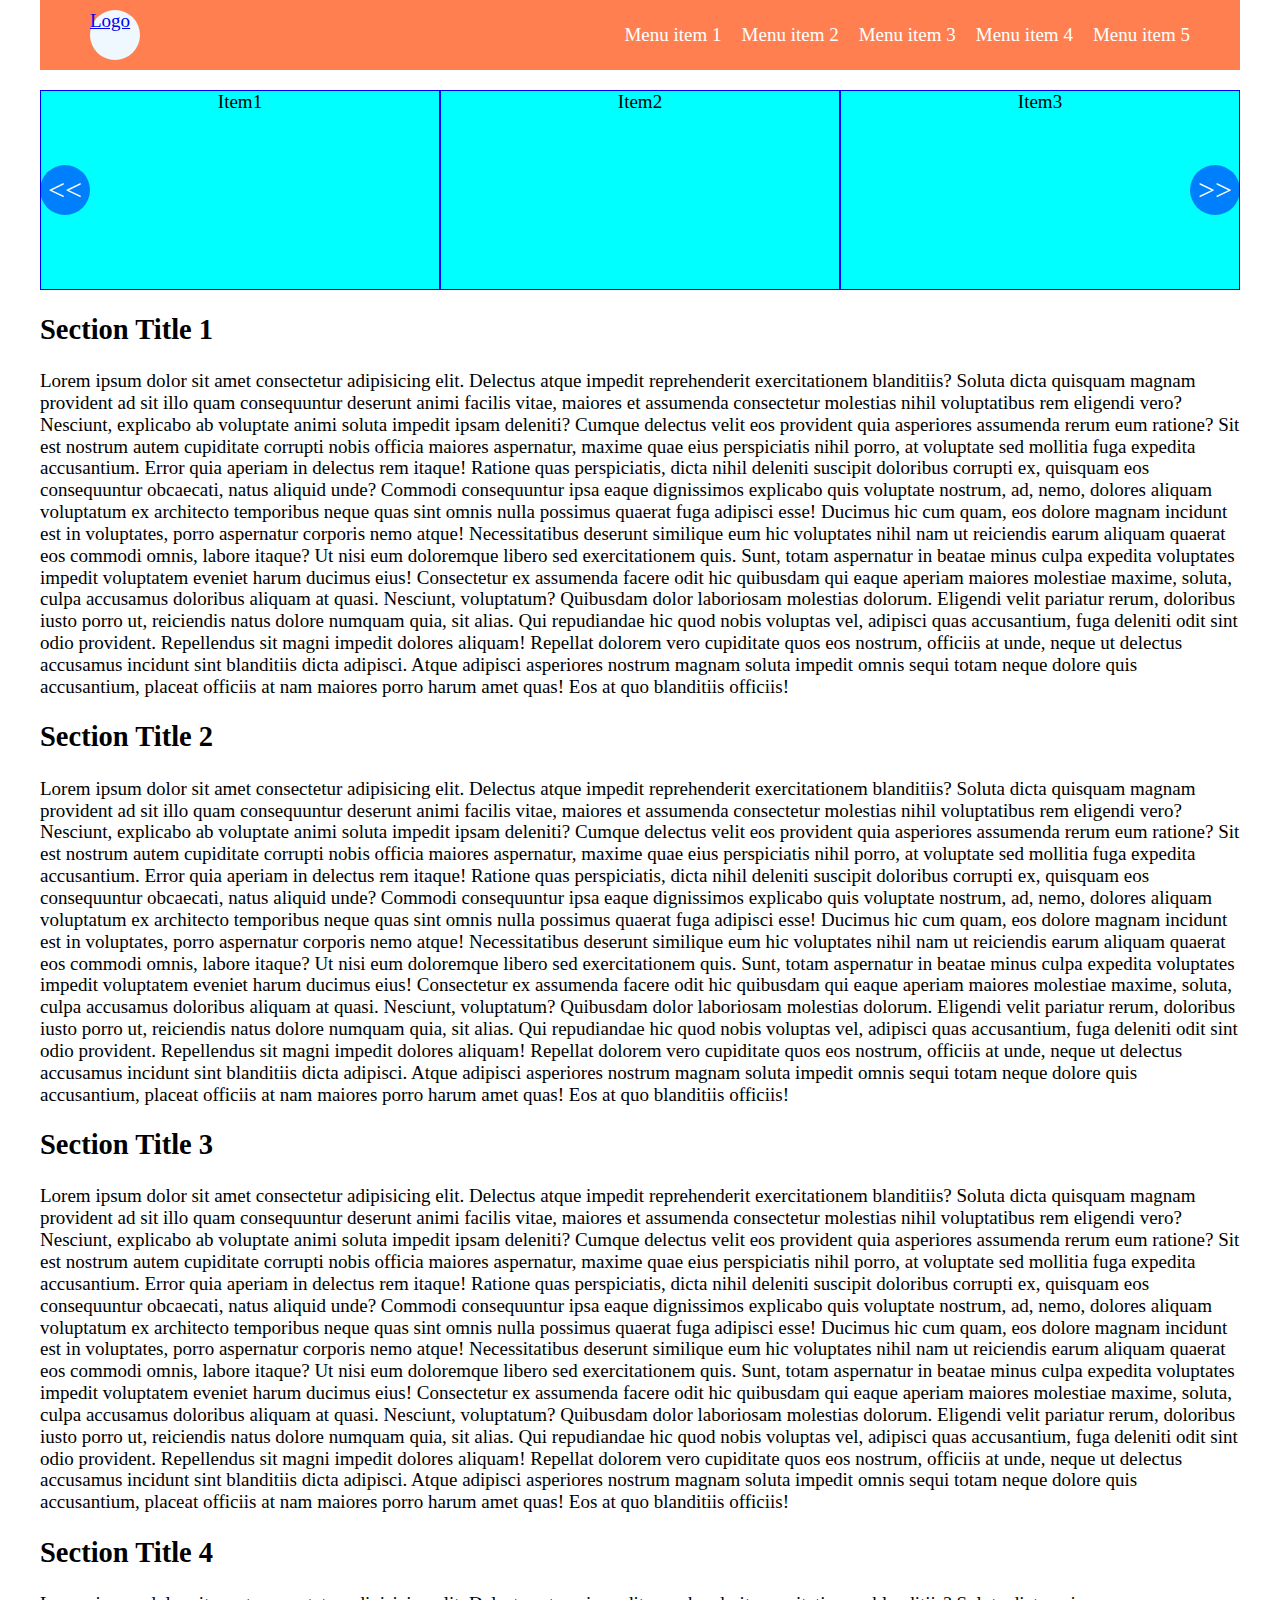
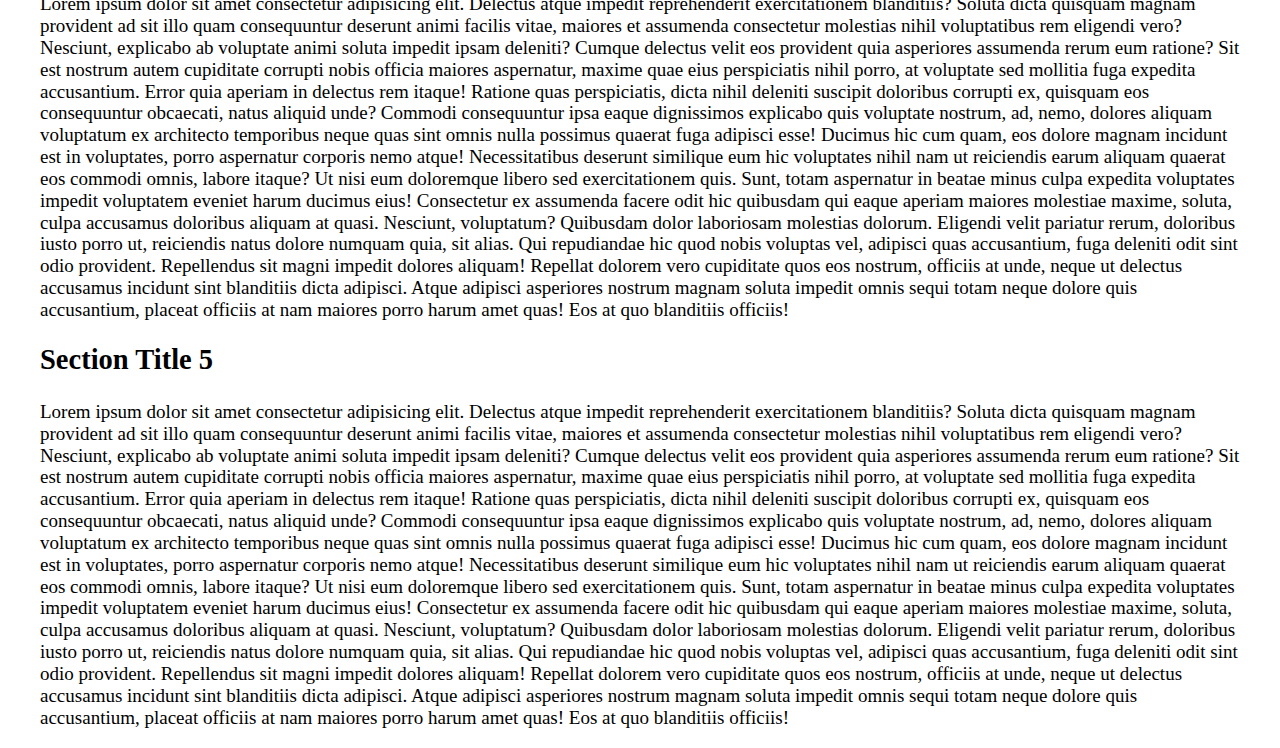
<file: Burger/index.html>
<!DOCTYPE html>
<html lang="en">
<head>
    <meta charset="UTF-8">
    <meta http-equiv="X-UA-Compatible" content="IE=edge">
    <meta name="viewport" content="width=device-width, initial-scale=1.0">
    <title>Burger</title>
    <link rel="stylesheet" href="css/normalize.css">
    <link rel="stylesheet" href="css/style.css">
    <script src="script.js" async></script>
</head>
<body>
    <header>
        <div class="container">
            <div class="header-in">
                <a class="logo" href="#">Logo</a>
                <div class="burger-menu">
                    <span></span>
                </div>
                <nav class="menu">
                    <ul class="menu-list">
                        <li class="menu-list-item"><a href="#section1" class="menu-link" data-target="#section1">Menu item 1</a></li>
                        <li class="menu-list-item"><a href="#section2" class="menu-link" data-target="#section2">Menu item 2</a></li>
                        <li class="menu-list-item"><a href="#section3" class="menu-link" data-target="#section3">Menu item 3</a></li>
                        <li class="menu-list-item"><a href="#section4" class="menu-link" data-target="#section4">Menu item 4</a></li>
                        <li class="menu-list-item"><a href="#section5" class="menu-link" data-target="#section5">Menu item 5</a></li>
                    </ul>
                </nav>
            </div>
        </div>
    </header>
        <main class="content">
            
            <div class="container">
                <div class="slider-wrapper">
                    <div class="slider">
                        <div class="item">Item1</div>
                        <div class="item">Item2</div>
                        <div class="item">Item3</div>
                        <div class="item">Item4</div>
                        <div class="item">Item5</div>
                        <div class="item">Item6</div>
                        <div class="item">Item7</div>
                        <div class="item">Item8</div>
                        <div class="item">Item9</div>
                        <div class="item">Item10</div>
                    </div>
                    <a href="#"class="arrow arrow-left">
                        <<
                    </a>
                    <a href="#"class="arrow arrow-right">
                        >>
                    </a>
                </div>
                <section id="section1" class="section section-1">
                    <h2>Section Title 1</h2>
                    <p>Lorem ipsum dolor sit amet consectetur adipisicing elit. Delectus atque impedit reprehenderit exercitationem blanditiis? Soluta dicta quisquam magnam provident ad sit illo quam consequuntur deserunt animi facilis vitae, maiores et assumenda consectetur molestias nihil voluptatibus rem eligendi vero? Nesciunt, explicabo ab voluptate animi soluta impedit ipsam deleniti? Cumque delectus velit eos provident quia asperiores assumenda rerum eum ratione? Sit est nostrum autem cupiditate corrupti nobis officia maiores aspernatur, maxime quae eius perspiciatis nihil porro, at voluptate sed mollitia fuga expedita accusantium. Error quia aperiam in delectus rem itaque! Ratione quas perspiciatis, dicta nihil deleniti suscipit doloribus corrupti ex, quisquam eos consequuntur obcaecati, natus aliquid unde? Commodi consequuntur ipsa eaque dignissimos explicabo quis voluptate nostrum, ad, nemo, dolores aliquam voluptatum ex architecto temporibus neque quas sint omnis nulla possimus quaerat fuga adipisci esse! Ducimus hic cum quam, eos dolore magnam incidunt est in voluptates, porro aspernatur corporis nemo atque! Necessitatibus deserunt similique eum hic voluptates nihil nam ut reiciendis earum aliquam quaerat eos commodi omnis, labore itaque? Ut nisi eum doloremque libero sed exercitationem quis. Sunt, totam aspernatur in beatae minus culpa expedita voluptates impedit voluptatem eveniet harum ducimus eius! Consectetur ex assumenda facere odit hic quibusdam qui eaque aperiam maiores molestiae maxime, soluta, culpa accusamus doloribus aliquam at quasi. Nesciunt, voluptatum? Quibusdam dolor laboriosam molestias dolorum. Eligendi velit pariatur rerum, doloribus iusto porro ut, reiciendis natus dolore numquam quia, sit alias. Qui repudiandae hic quod nobis voluptas vel, adipisci quas accusantium, fuga deleniti odit sint odio provident. Repellendus sit magni impedit dolores aliquam! Repellat dolorem vero cupiditate quos eos nostrum, officiis at unde, neque ut delectus accusamus incidunt sint blanditiis dicta adipisci. Atque adipisci asperiores nostrum magnam soluta impedit omnis sequi totam neque dolore quis accusantium, placeat officiis at nam maiores porro harum amet quas! Eos at quo blanditiis officiis!</p>
                </section>
                <section id="section2" class="section section-2">
                    <h2>Section Title 2</h2>
                    <p>Lorem ipsum dolor sit amet consectetur adipisicing elit. Delectus atque impedit reprehenderit exercitationem blanditiis? Soluta dicta quisquam magnam provident ad sit illo quam consequuntur deserunt animi facilis vitae, maiores et assumenda consectetur molestias nihil voluptatibus rem eligendi vero? Nesciunt, explicabo ab voluptate animi soluta impedit ipsam deleniti? Cumque delectus velit eos provident quia asperiores assumenda rerum eum ratione? Sit est nostrum autem cupiditate corrupti nobis officia maiores aspernatur, maxime quae eius perspiciatis nihil porro, at voluptate sed mollitia fuga expedita accusantium. Error quia aperiam in delectus rem itaque! Ratione quas perspiciatis, dicta nihil deleniti suscipit doloribus corrupti ex, quisquam eos consequuntur obcaecati, natus aliquid unde? Commodi consequuntur ipsa eaque dignissimos explicabo quis voluptate nostrum, ad, nemo, dolores aliquam voluptatum ex architecto temporibus neque quas sint omnis nulla possimus quaerat fuga adipisci esse! Ducimus hic cum quam, eos dolore magnam incidunt est in voluptates, porro aspernatur corporis nemo atque! Necessitatibus deserunt similique eum hic voluptates nihil nam ut reiciendis earum aliquam quaerat eos commodi omnis, labore itaque? Ut nisi eum doloremque libero sed exercitationem quis. Sunt, totam aspernatur in beatae minus culpa expedita voluptates impedit voluptatem eveniet harum ducimus eius! Consectetur ex assumenda facere odit hic quibusdam qui eaque aperiam maiores molestiae maxime, soluta, culpa accusamus doloribus aliquam at quasi. Nesciunt, voluptatum? Quibusdam dolor laboriosam molestias dolorum. Eligendi velit pariatur rerum, doloribus iusto porro ut, reiciendis natus dolore numquam quia, sit alias. Qui repudiandae hic quod nobis voluptas vel, adipisci quas accusantium, fuga deleniti odit sint odio provident. Repellendus sit magni impedit dolores aliquam! Repellat dolorem vero cupiditate quos eos nostrum, officiis at unde, neque ut delectus accusamus incidunt sint blanditiis dicta adipisci. Atque adipisci asperiores nostrum magnam soluta impedit omnis sequi totam neque dolore quis accusantium, placeat officiis at nam maiores porro harum amet quas! Eos at quo blanditiis officiis!</p>
                </section>
                <section id="section3" class="section section-3">
                    <h2>Section Title 3</h2>
                    <p>Lorem ipsum dolor sit amet consectetur adipisicing elit. Delectus atque impedit reprehenderit exercitationem blanditiis? Soluta dicta quisquam magnam provident ad sit illo quam consequuntur deserunt animi facilis vitae, maiores et assumenda consectetur molestias nihil voluptatibus rem eligendi vero? Nesciunt, explicabo ab voluptate animi soluta impedit ipsam deleniti? Cumque delectus velit eos provident quia asperiores assumenda rerum eum ratione? Sit est nostrum autem cupiditate corrupti nobis officia maiores aspernatur, maxime quae eius perspiciatis nihil porro, at voluptate sed mollitia fuga expedita accusantium. Error quia aperiam in delectus rem itaque! Ratione quas perspiciatis, dicta nihil deleniti suscipit doloribus corrupti ex, quisquam eos consequuntur obcaecati, natus aliquid unde? Commodi consequuntur ipsa eaque dignissimos explicabo quis voluptate nostrum, ad, nemo, dolores aliquam voluptatum ex architecto temporibus neque quas sint omnis nulla possimus quaerat fuga adipisci esse! Ducimus hic cum quam, eos dolore magnam incidunt est in voluptates, porro aspernatur corporis nemo atque! Necessitatibus deserunt similique eum hic voluptates nihil nam ut reiciendis earum aliquam quaerat eos commodi omnis, labore itaque? Ut nisi eum doloremque libero sed exercitationem quis. Sunt, totam aspernatur in beatae minus culpa expedita voluptates impedit voluptatem eveniet harum ducimus eius! Consectetur ex assumenda facere odit hic quibusdam qui eaque aperiam maiores molestiae maxime, soluta, culpa accusamus doloribus aliquam at quasi. Nesciunt, voluptatum? Quibusdam dolor laboriosam molestias dolorum. Eligendi velit pariatur rerum, doloribus iusto porro ut, reiciendis natus dolore numquam quia, sit alias. Qui repudiandae hic quod nobis voluptas vel, adipisci quas accusantium, fuga deleniti odit sint odio provident. Repellendus sit magni impedit dolores aliquam! Repellat dolorem vero cupiditate quos eos nostrum, officiis at unde, neque ut delectus accusamus incidunt sint blanditiis dicta adipisci. Atque adipisci asperiores nostrum magnam soluta impedit omnis sequi totam neque dolore quis accusantium, placeat officiis at nam maiores porro harum amet quas! Eos at quo blanditiis officiis!</p>
                </section>
                <section id="section4" class="section section-4">
                    <h2>Section Title 4</h2>
                    <p>Lorem ipsum dolor sit amet consectetur adipisicing elit. Delectus atque impedit reprehenderit exercitationem blanditiis? Soluta dicta quisquam magnam provident ad sit illo quam consequuntur deserunt animi facilis vitae, maiores et assumenda consectetur molestias nihil voluptatibus rem eligendi vero? Nesciunt, explicabo ab voluptate animi soluta impedit ipsam deleniti? Cumque delectus velit eos provident quia asperiores assumenda rerum eum ratione? Sit est nostrum autem cupiditate corrupti nobis officia maiores aspernatur, maxime quae eius perspiciatis nihil porro, at voluptate sed mollitia fuga expedita accusantium. Error quia aperiam in delectus rem itaque! Ratione quas perspiciatis, dicta nihil deleniti suscipit doloribus corrupti ex, quisquam eos consequuntur obcaecati, natus aliquid unde? Commodi consequuntur ipsa eaque dignissimos explicabo quis voluptate nostrum, ad, nemo, dolores aliquam voluptatum ex architecto temporibus neque quas sint omnis nulla possimus quaerat fuga adipisci esse! Ducimus hic cum quam, eos dolore magnam incidunt est in voluptates, porro aspernatur corporis nemo atque! Necessitatibus deserunt similique eum hic voluptates nihil nam ut reiciendis earum aliquam quaerat eos commodi omnis, labore itaque? Ut nisi eum doloremque libero sed exercitationem quis. Sunt, totam aspernatur in beatae minus culpa expedita voluptates impedit voluptatem eveniet harum ducimus eius! Consectetur ex assumenda facere odit hic quibusdam qui eaque aperiam maiores molestiae maxime, soluta, culpa accusamus doloribus aliquam at quasi. Nesciunt, voluptatum? Quibusdam dolor laboriosam molestias dolorum. Eligendi velit pariatur rerum, doloribus iusto porro ut, reiciendis natus dolore numquam quia, sit alias. Qui repudiandae hic quod nobis voluptas vel, adipisci quas accusantium, fuga deleniti odit sint odio provident. Repellendus sit magni impedit dolores aliquam! Repellat dolorem vero cupiditate quos eos nostrum, officiis at unde, neque ut delectus accusamus incidunt sint blanditiis dicta adipisci. Atque adipisci asperiores nostrum magnam soluta impedit omnis sequi totam neque dolore quis accusantium, placeat officiis at nam maiores porro harum amet quas! Eos at quo blanditiis officiis!</p>
                </section>
                <section id="section5" class="section section-5">
                    <h2>Section Title 5</h2>
                    <p>Lorem ipsum dolor sit amet consectetur adipisicing elit. Delectus atque impedit reprehenderit exercitationem blanditiis? Soluta dicta quisquam magnam provident ad sit illo quam consequuntur deserunt animi facilis vitae, maiores et assumenda consectetur molestias nihil voluptatibus rem eligendi vero? Nesciunt, explicabo ab voluptate animi soluta impedit ipsam deleniti? Cumque delectus velit eos provident quia asperiores assumenda rerum eum ratione? Sit est nostrum autem cupiditate corrupti nobis officia maiores aspernatur, maxime quae eius perspiciatis nihil porro, at voluptate sed mollitia fuga expedita accusantium. Error quia aperiam in delectus rem itaque! Ratione quas perspiciatis, dicta nihil deleniti suscipit doloribus corrupti ex, quisquam eos consequuntur obcaecati, natus aliquid unde? Commodi consequuntur ipsa eaque dignissimos explicabo quis voluptate nostrum, ad, nemo, dolores aliquam voluptatum ex architecto temporibus neque quas sint omnis nulla possimus quaerat fuga adipisci esse! Ducimus hic cum quam, eos dolore magnam incidunt est in voluptates, porro aspernatur corporis nemo atque! Necessitatibus deserunt similique eum hic voluptates nihil nam ut reiciendis earum aliquam quaerat eos commodi omnis, labore itaque? Ut nisi eum doloremque libero sed exercitationem quis. Sunt, totam aspernatur in beatae minus culpa expedita voluptates impedit voluptatem eveniet harum ducimus eius! Consectetur ex assumenda facere odit hic quibusdam qui eaque aperiam maiores molestiae maxime, soluta, culpa accusamus doloribus aliquam at quasi. Nesciunt, voluptatum? Quibusdam dolor laboriosam molestias dolorum. Eligendi velit pariatur rerum, doloribus iusto porro ut, reiciendis natus dolore numquam quia, sit alias. Qui repudiandae hic quod nobis voluptas vel, adipisci quas accusantium, fuga deleniti odit sint odio provident. Repellendus sit magni impedit dolores aliquam! Repellat dolorem vero cupiditate quos eos nostrum, officiis at unde, neque ut delectus accusamus incidunt sint blanditiis dicta adipisci. Atque adipisci asperiores nostrum magnam soluta impedit omnis sequi totam neque dolore quis accusantium, placeat officiis at nam maiores porro harum amet quas! Eos at quo blanditiis officiis!</p>
                </section>
            </div>
        </main>
    
</body>
</html>
</file>
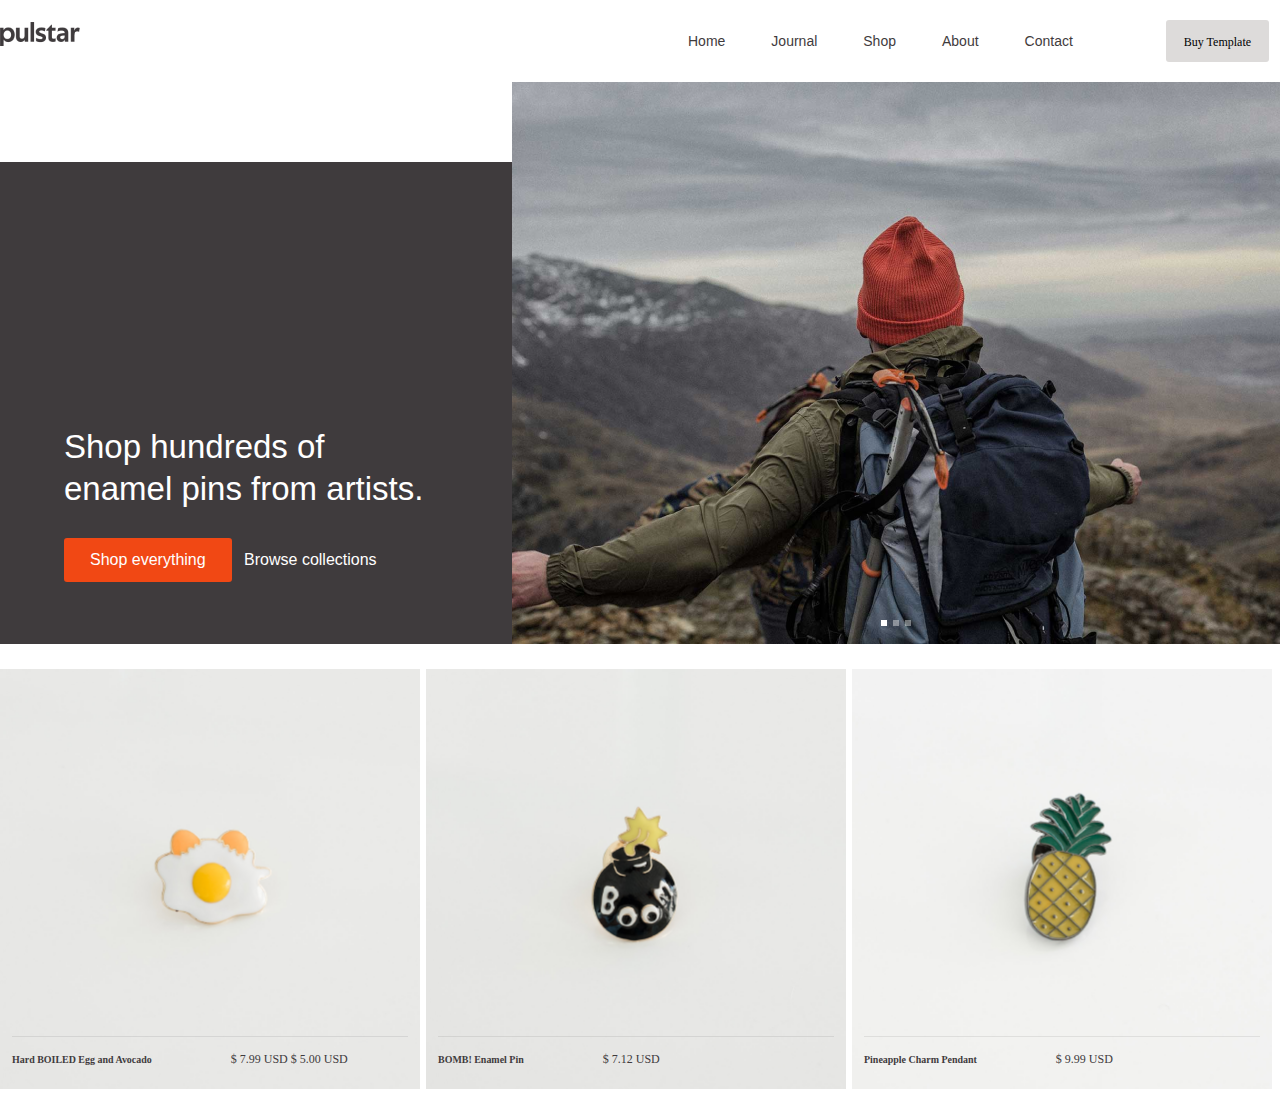
<file: Lab2/index.html>
<!DOCTYPE html>
<html lang="en">
<head>
    <meta charset="UTF-8">
    <meta http-equiv="X-UA-Compatible" content="IE=edge">
    <meta name="viewport" content="width=device-width, initial-scale=1.0">
    <title>Lab2</title>
    <link rel="stylesheet" href="Css/normalize.css">
    <link rel="stylesheet" href="Css/style.css">
</head>
<body>
    <header>
        <div class="container">
            <div class="header-in">
                <a href="#" class="logo">
                    <img class="logo" src="img/IMAGE.png" alt="Lab2">
                </a>
            <ul class="menu">
                <li class="menu-item" id="first-child"><a href="#">Home</a></li>
                <li class="menu-item"><a href="#">Journal</a></li>
                <li class="menu-item"><a href="#">Shop</a></li>
                <li class="menu-item"><a href="#">About</a></li>
                <li class="menu-item"><a href="#">Contact</a></li>
            </ul>
            <button class="header-btn">Buy Template</button>
        </div>
    </div>
    </header>
    <main>
        <div class="container">
            <div id="square">
                <div id="square-in">
                        <h1>
                        Shop hundreds of enamel pins from artists.
                        </h1>
                        <ul  class="square-buttons">
                            <li class="square-item"><button class="square-btn">Shop everything</button></li>
                            <li class="square-item"><a id="square-link" href="#">Browse collections</a></li>
                        </ul>    
                </div>
            </div>
            <img id="main-img" src="img/Frame.png" alt="Lab2">
            <div class="images">
                <div class="images-porducts">
                    <img src="img/eggs.png" alt="eggs">
                    <div class="divider">
                            <h5 class="title">Hard BOILED Egg and Avocado</h5>
                            <span>$ 7.99 USD $ 5.00 USD</span>         
                    </div>
                </div>
                <div class="images-porducts">
                    <img src="img/bomb.png" alt="bomb">
                    <div class="divider">
                            <h5 class="title">BOMB! Enamel Pin</h5>
                            <span>$ 7.12 USD</span>      
                    </div>
                </div>
                <div class="images-porducts">
                    <img src="img/pineapple.png" alt="">
                    <div class="divider">
                            <h5 class="title">Pineapple Charm Pendant</h5>
                            <span>$ 9.99 USD</span>
                    </div>
                </div>
            </div>
            <div class="images-block">
                <div class="images-block left">

                </div>
                <div class="images-block right">

                </div>
            </div>
        </div>
    </main>
</body>
</html>
</file>
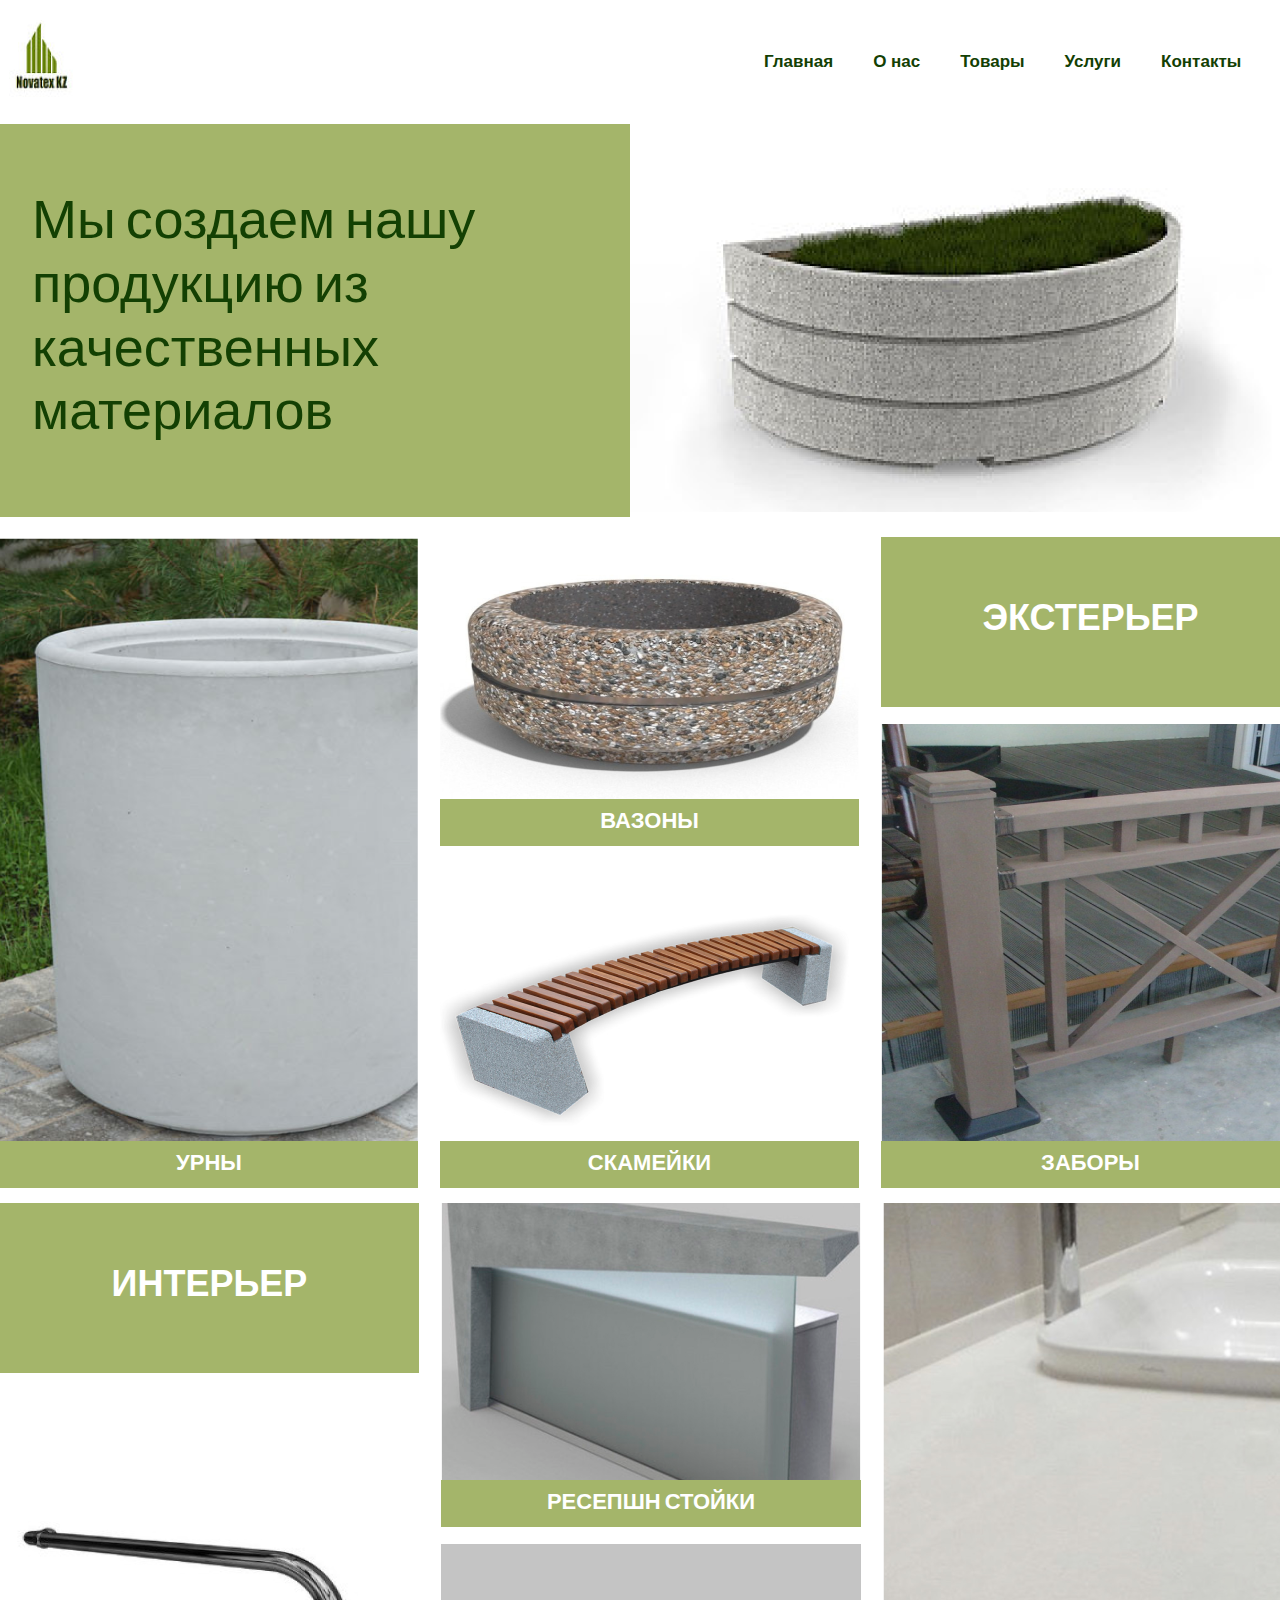
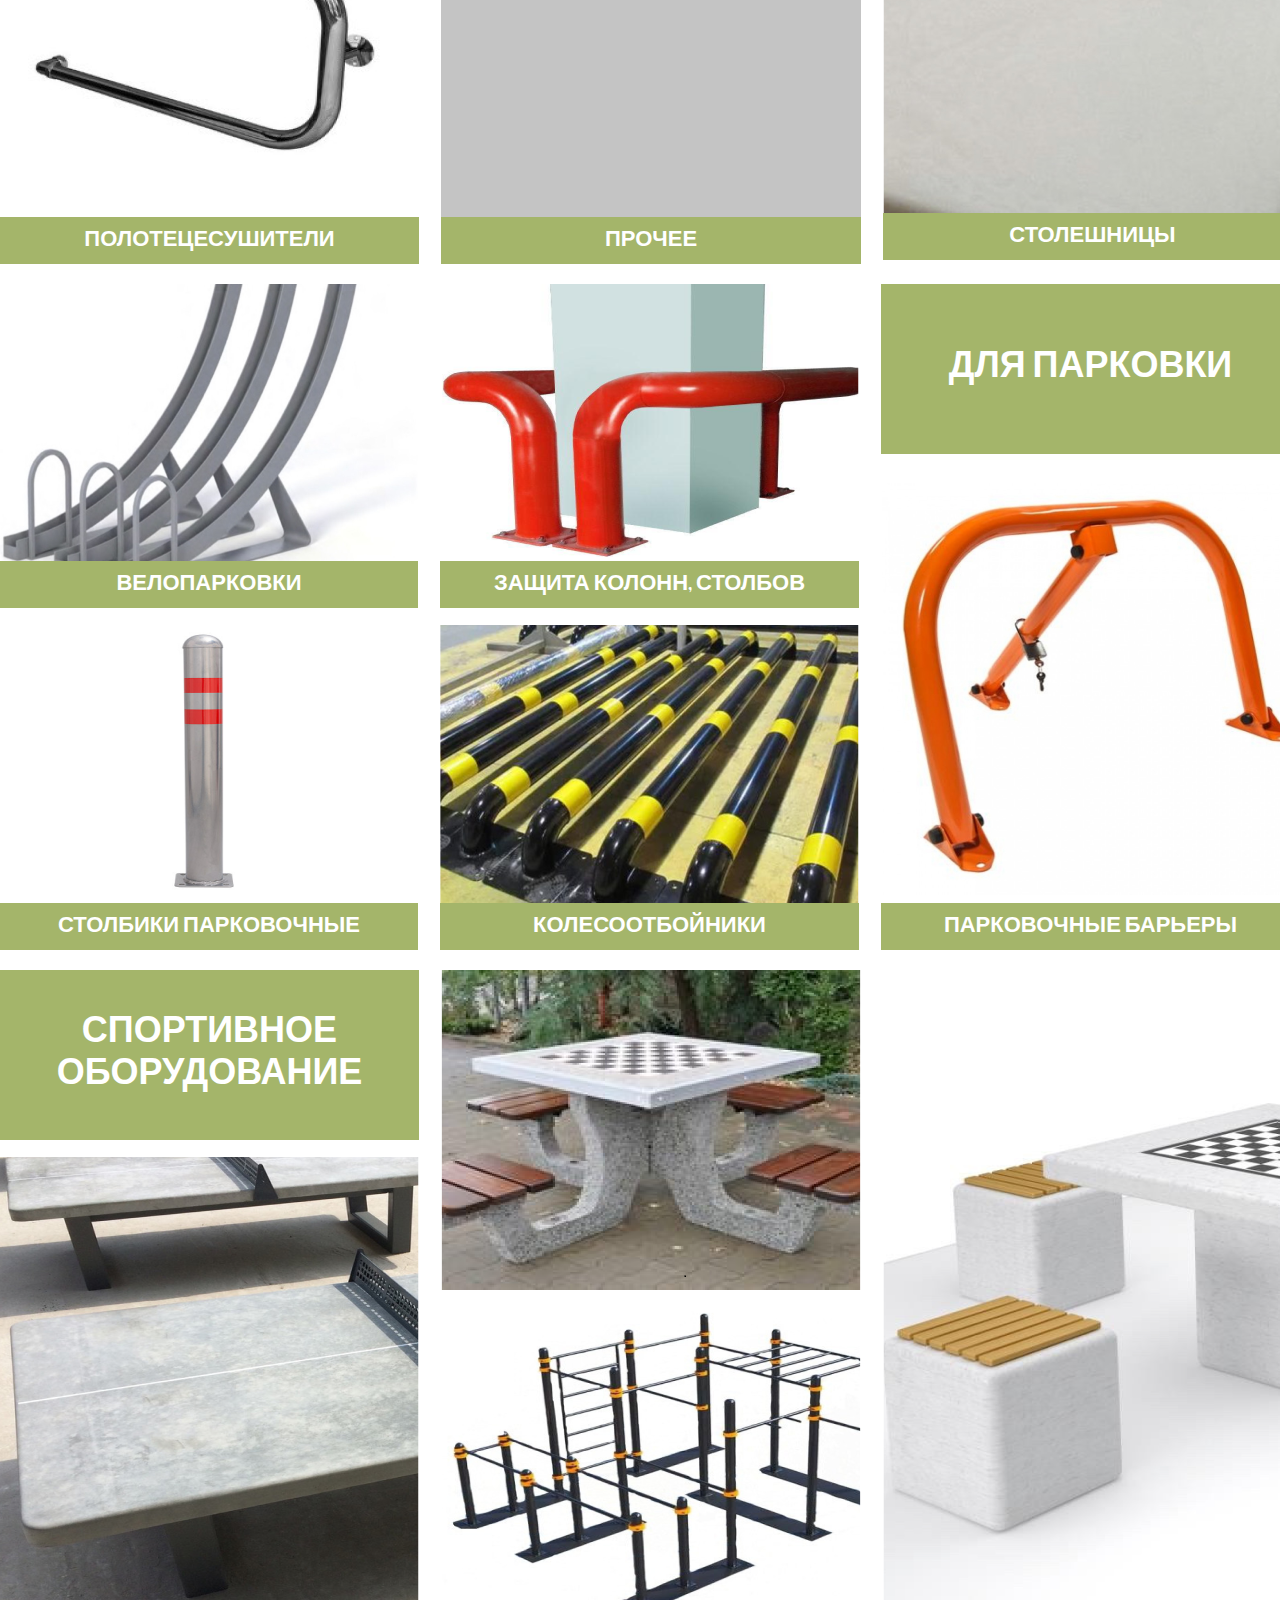
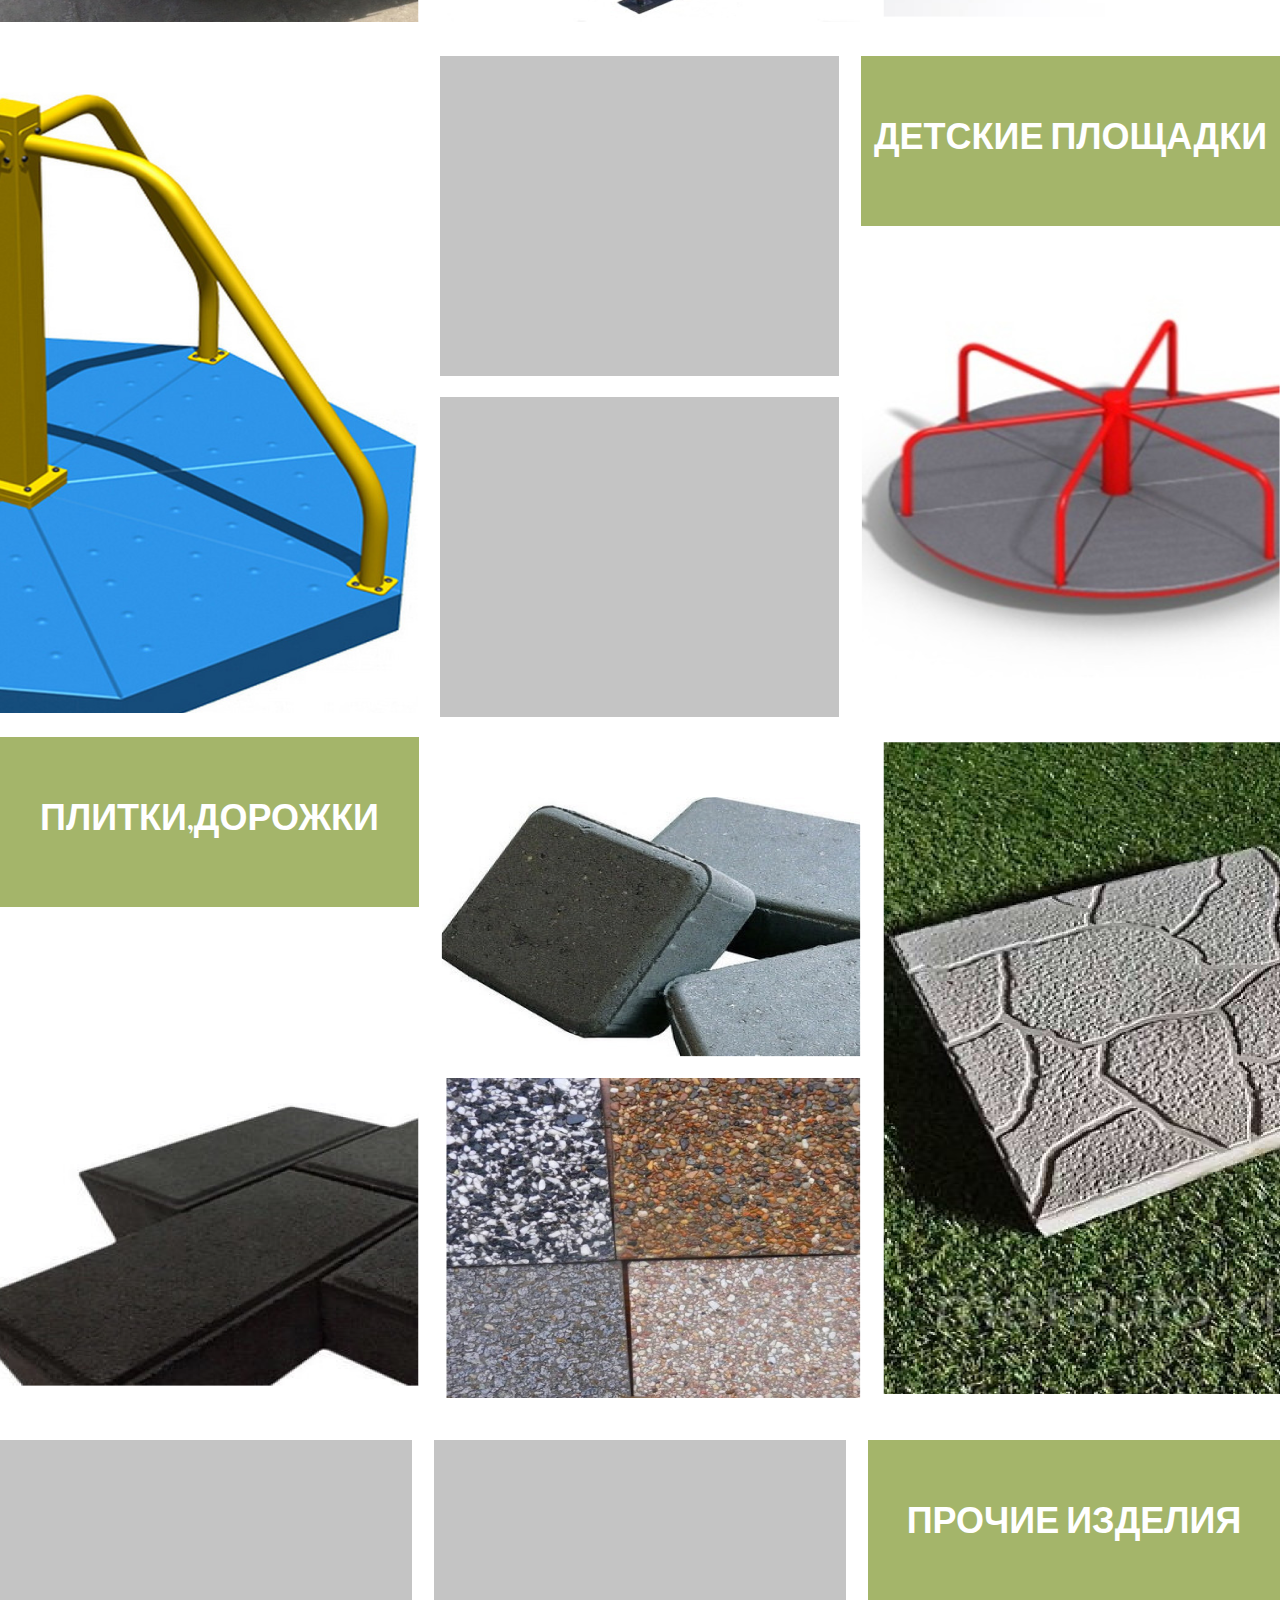
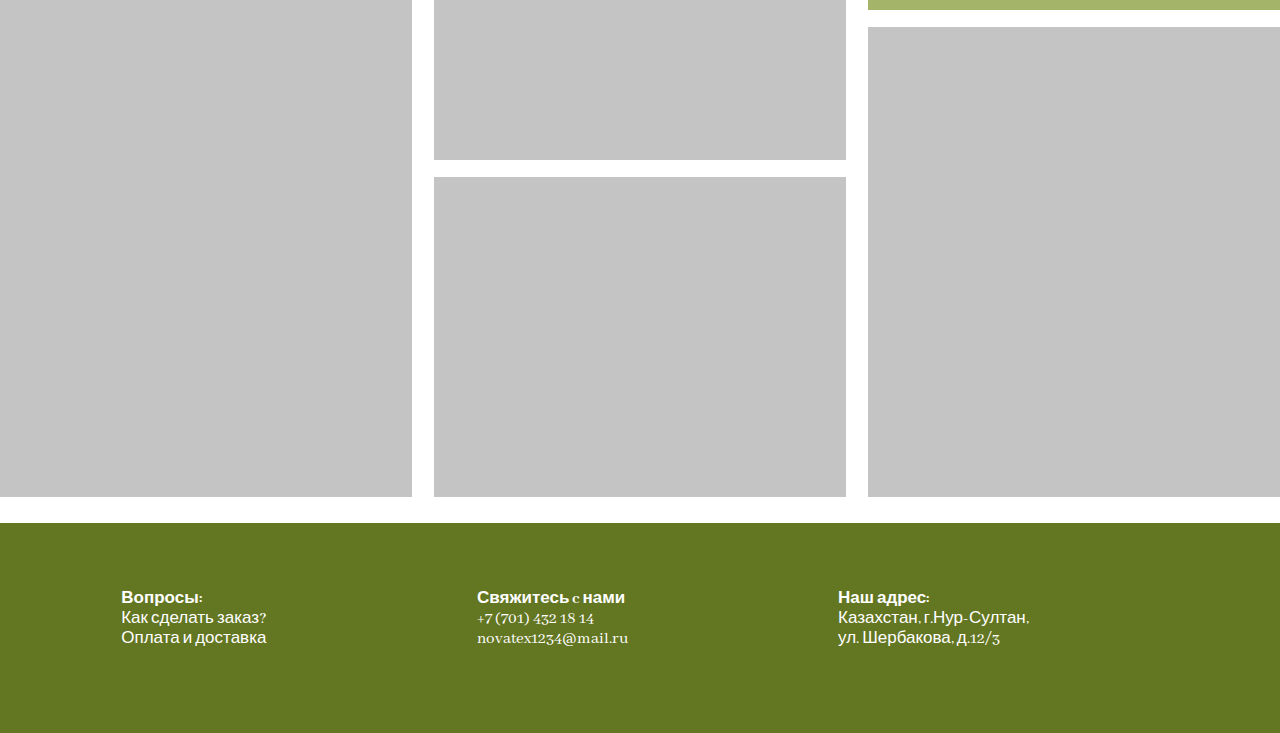
<file: Lab4/index.html>
<!DOCTYPE html>
<html lang="en">
<head>
    <meta charset="UTF-8">
    <meta http-equiv="X-UA-Compatible" content="IE=edge">
    <meta name="viewport" content="width=device-width, initial-scale=1.0">
    <title>Lab4</title>
    <link rel="stylesheet" href="Css/normalize.css">
    <link rel="stylesheet" href="Css/style.css">
</head>
<body>
    <header>
        <a href="#"><img src="Img/Logo.png" alt="" class="logo"></a>
        <ul class="menu">
            <li class="menu-item"><a href="#">Главная</a></li>
            <li class="menu-item"><a href="#">О нас</a></li>
            <li class="menu-item"><a href="#">Товары</a></li>
            <li class="menu-item"><a href="#">Услуги</a></li>
            <li class="menu-item"><a href="#">Контакты</a></li>
        </ul>
    </header>
    <div class="banner">
        <div class="container">
            <div class="banner-in">
                <h1 class="title">Мы создаем нашу продукцию из качественных материалов</h1>
                <div class="banner-img">
                    <img src="Img/banner1.png" alt="banner1">
                </div>
            </div>
        </div>
    </div>
    <div class="ext-bl">
        <div class="container">
            <div class="ext-bl-in">
                <div class="ext-bl-item">
                    <img src="Img/ext-bl1.png" alt="урны">
                    <h4 class="title firsth4">Урны</h4>
                </div>
                <div class="ext-bl-item">
                    <img src="Img/ext-bl2.png" alt="Вазоны">
                    <h4 class="title firsth4">Вазоны</h4>
                </div>
                <div class="ext-bl-item">
                    <h2 class="title firsth4">Экстерьер</h2>
                </div>
                <div class="ext-bl-item">
                    <img src="Img/ext-bl3.png" alt="Скамейки">
                    <h4 class="title firsth4">Скамейки</h4>
                </div>
                <div class="ext-bl-item">
                    <img src="Img/ext-bl4.png" alt="Заборы">
                    <h4 class="title firsth4">Заборы</h4>
                </div>
            </div>
        </div>
    </div>
    <div class="ext-bl2">
        <div class="container">
            <div class="ext-bl2-in">
                <div class="ext-bl2-item">
                    <h2 class="title">Интерьер</h2>
                </div>
                <div class="ext-bl2-item">
                    <img src="Img/Сушилка.png" alt="Сушилка">
                    <h4 class="title">полотецесушители</h4>
                </div>
                <div class="ext-bl2-item">
                    <img src="Img/Стойка.png" alt="Стойка">
                    <h4 class="title">Ресепшн Стойки</h4>
                </div>
                <div class="ext-bl2-item">
                    <h4 class="title">Прочее</h4>
                </div>
                <div class="ext-bl2-item">
                    <img src="Img/столещница.png" alt="столещница">
                    <h4 class="title">Столешницы</h4>
                </div>
            </div>
        </div>
    </div>
    <div class="ext-bl3">
        <div class="container">
            <div class="ext-bl3-in">
                <div class="ext-bl3-item">
                    <img src="Img/Велопарковки.png" alt="Велопарковка">
                    <h4 class="title">велопарковки</h4>
                </div>
                <div class="ext-bl3-item">
                    <img src="Img/столбики.png" alt="столбики">
                    <h4 class="title">Столбики парковочные</h4>
                </div>
                <div class="ext-bl3-item">
                    <img src="Img/Защита.png" alt="Защита колонн, столбов">
                    <h4 class="title">Защита колонн, столбов</h4>
                </div>
                <div class="ext-bl3-item">
                    <img src="Img/колесоотбойники.png" alt="колесоотбойники">
                    <h4 class="title">колесоотбойники</h4>
                </div>
                <div class="ext-bl3-item">
                    <h2 class="title">Для парковки</h2>
                </div>
                <div class="ext-bl3-item">
                    <img src="Img/барьеры.png" alt="парковочные Барьеры">
                    <h4 class="title">парковочные Барьеры</h4>
                </div>
            </div>
        </div>
    </div>
    <div class="ext-bl4">
        <div class="container">
            <div class="ext-bl4-in">
                <div class="ext-bl4-item">
                    <h2 class="title">Спортивное оборудование</h2>
                </div>
                <div class="ext-bl4-item">
                    <img src="Img/Стол.png" alt="Стол">
                </div>
                <div class="ext-bl4-item">
                    <img src="Img/Шашки1.png" alt="Стол для шашек">
                </div>
                <div class="ext-bl4-item">
                    <img src="Img/Турники.png" alt="Турники">
                </div>
                <div class="ext-bl4-item">
                    <img src="Img/Шашки2.png" alt="Стол для шашек2">
                </div>
            </div>
        </div>
    </div>
    <div class="ext-bl5">
        <div class="container">
            <div class="ext-bl5-in">
                <div class="ext-bl5-item">
                    <img src="Img/Карусель.png" alt="урны">
                </div>
                <div class="ext-bl5-item"></div>
                <div class="ext-bl5-item">
                    <h2 class="title">Детские площадки</h2>
                </div>
                <div class="ext-bl5-item"></div>
                <div class="ext-bl5-item">
                    <img src="Img/Карусель 2.png" alt="Карусель">
                </div>
            </div>
        </div>
    </div>
    <div class="ext-bl6">
        <div class="container">
            <div class="ext-bl6-in">
                <div class="ext-bl6-item">
                    <h2 class="title">Плитки,Дорожки</h2>
                </div>
                <div class="ext-bl6-item">
                    <img src="Img/Плитка1.png" alt="Плитка1">
                </div>
                <div class="ext-bl6-item">
                    <img src="Img/Плитка2.png" alt="Плитка2">
                </div>
                <div class="ext-bl6-item">
                    <img src="Img/Плитка3.png" alt="Плитка3">
                </div>
                <div class="ext-bl6-item">
                    <img src="Img/Плитка4.png" alt="Плитка4">
                </div>
            </div>
        </div>
    </div>
    <div class="ext-bl7">
        <div class="container">
            <div class="ext-bl7-in">
                <div class="ext-bl7-item"></div>
                <div class="ext-bl7-item"></div>
                <div class="ext-bl7-item">
                    <h2 class="title">Прочие изделия</h2>
                </div>
                <div class="ext-bl7-item"></div>
                <div class="ext-bl7-item"></div>
            </div>
        </div>
    </div>
    <footer>
        <div class="ft-bl">
            <div class="footermenu">
                <div class="footer-item">
                        <ul class="footer-item3">
                            <li class="footer-item1-in bold">Вопросы:</li>
                            <li class="footer-item1-in">Как сделать заказ?</li>
                            <li class="footer-item1-in">Оплата и доставка</li>
                        </ul>                </div>
                <div class="footer-item">
                        <ul class="footer-item2">
                            <li class="footer-item2-in bold">Свяжитесь c нами</li>
                            <li class="footer-item2-in">+7 (701) 432 18 14</li>
                            <li class="footer-item2-in">novatex1234@mail.ru</li>
                        </ul>
                </div>
                <div class="footer-item">
                        <ul class="footer-item3">
                            <li class="footer-item3-in bold">Наш адрес:</li>
                            <li class="footer-item3-in">Казахстан, г.Нур-Султан,</li>
                            <li class="footer-item3-in">ул. Шербакова, д.12/3</li>
                        </ul>
                </div>
            </div>
        </div>
    </footer>
</body>
</html>
</file>
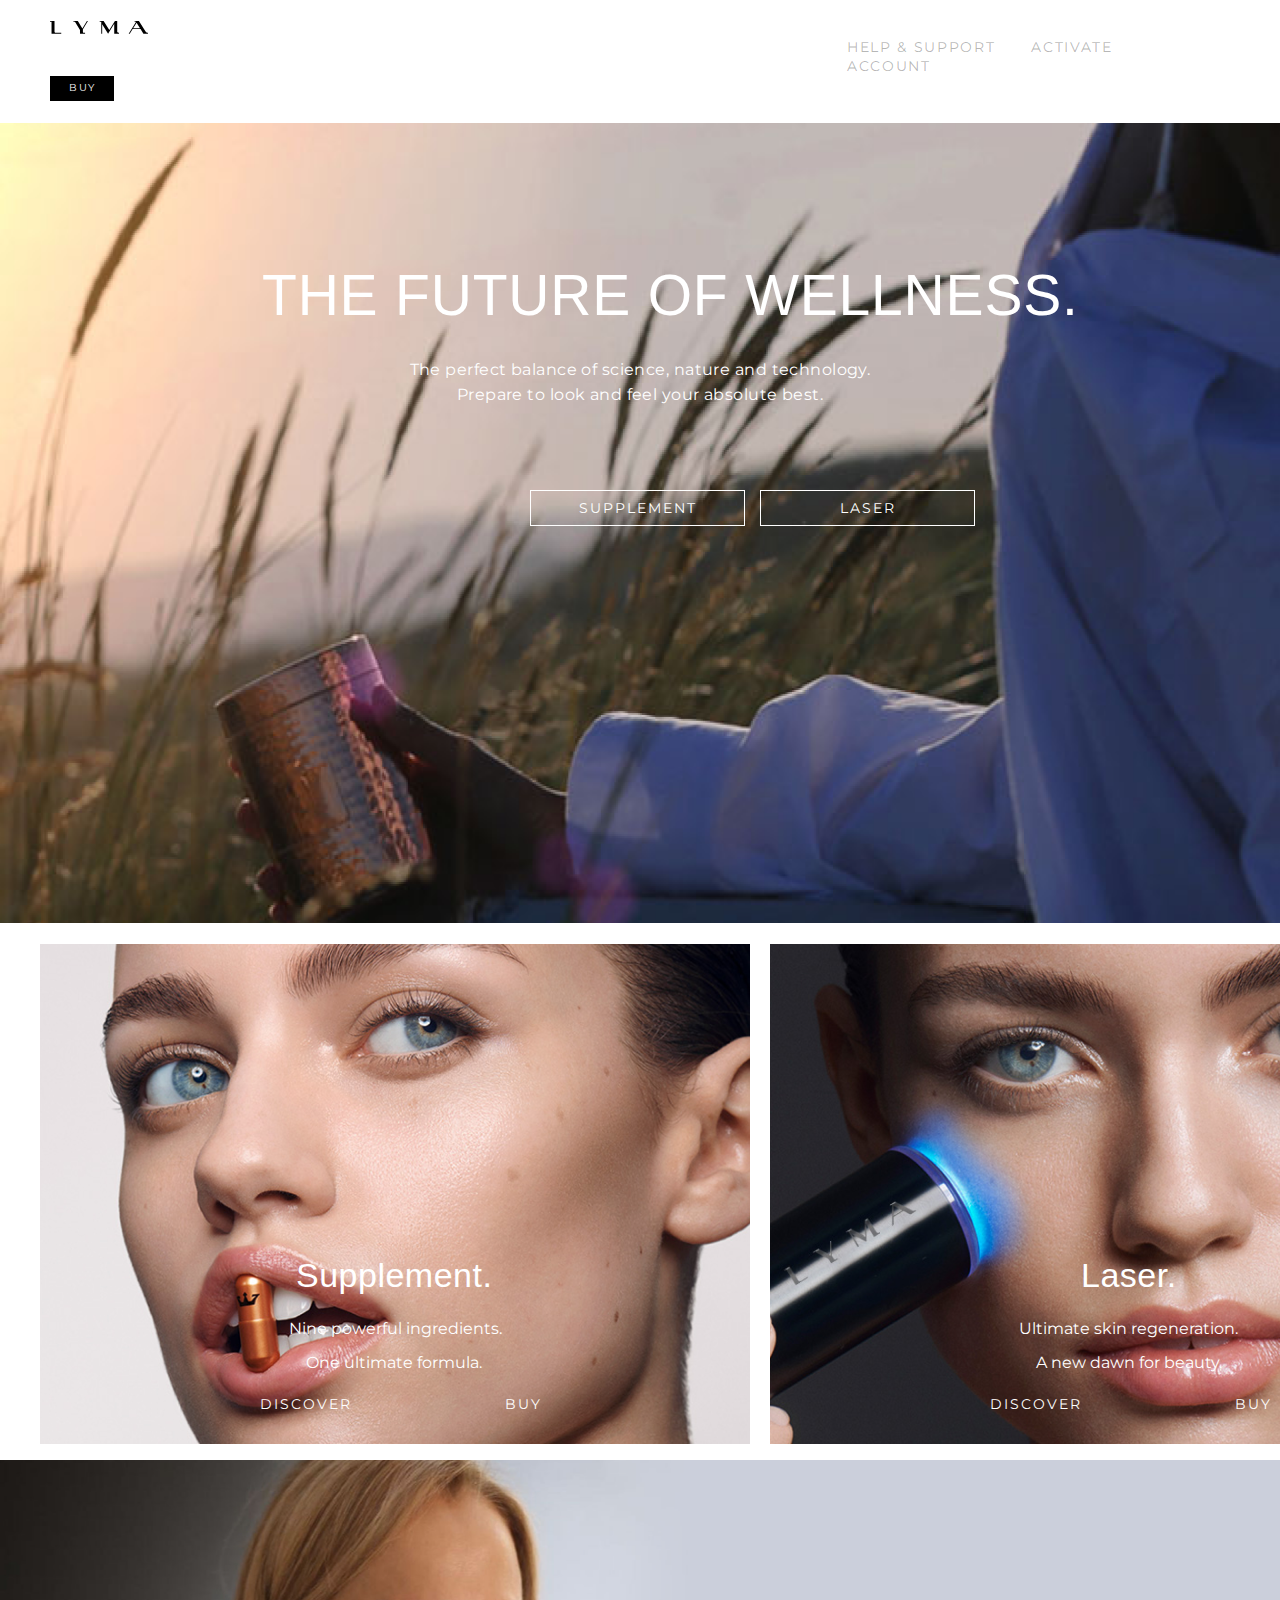
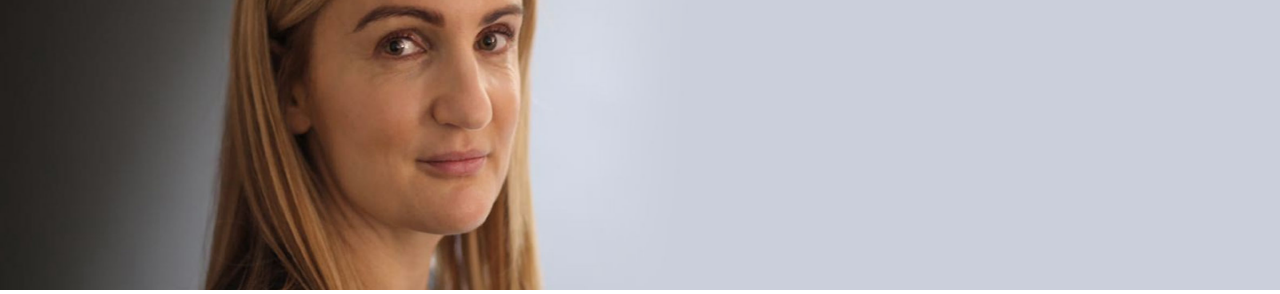
<file: Контрольная/index.html>
<!DOCTYPE html>
<html lang="en">
<head>
    <meta charset="UTF-8">
    <meta http-equiv="X-UA-Compatible" content="IE=edge">
    <meta name="viewport" content="width=device-width, initial-scale=1.0">
    <title>Document</title>
    <link rel="stylesheet" href="css/normalize.css">
    <link rel="stylesheet" href="css/style.css">
</head>
<body> 
    <header>
            <div class="header-in">
                <a href="#"><img src="img/Group.svg" alt=""></a>
    <ul class="menu">
        <li class="menu-item"><a href="#">HELP & SUPPORT</a></li>
        <li class="menu-item"><a href="#">ACTIVATE</a></li>
        <li class="menu-item"><a href="#">ACCOUNT</a></li>
    </ul>
            <button class="header-btn">BUY</button>
    </div>
    </header>
    <main>
        <div class="first-block">
            <img src="img/firstmainblock.png" alt="">
                <h1>THE FUTURE OF WELLNESS.</h1>
                <p>
                    The perfect balance of science, nature and technology. Prepare to look and feel your absolute best.
                </p>
                <button id="first-button">SUPPLEMENT</button>
                <button id="second-button">LASER</button>
        </div>
        <div class="second-block">
            <div class="sbfirst-img">
                <img src="img/second-block1img.png" alt="">
                <h2>Supplement.</h2>
                <p class="firstp">Nine powerful ingredients.</p>
                <p class="secondp">One ultimate formula.</p>
                <button class="firstbtn">DISCOVER</button>
                <button class="secondbtn">BUY</button>
            </div>
            <div class="sbsecond-img">
                <img src="img/second-block2img.png" alt="">
                <h2>Laser.</h2>
                <p class="firstp">Ultimate skin regeneration.</p>
                <p class="secondp">A new dawn for beauty.</p>
                <button  class="firstbtn">DISCOVER</button>
                <button class="secondbtn">BUY</button>
            </div>
        </div>
        <div class="third-block">
            <img src="img/third-block.png" alt="">
            <!-- <h2>Meet our founder.</h2> -->
        </div>
    </main>
</body>
</html>
</file>
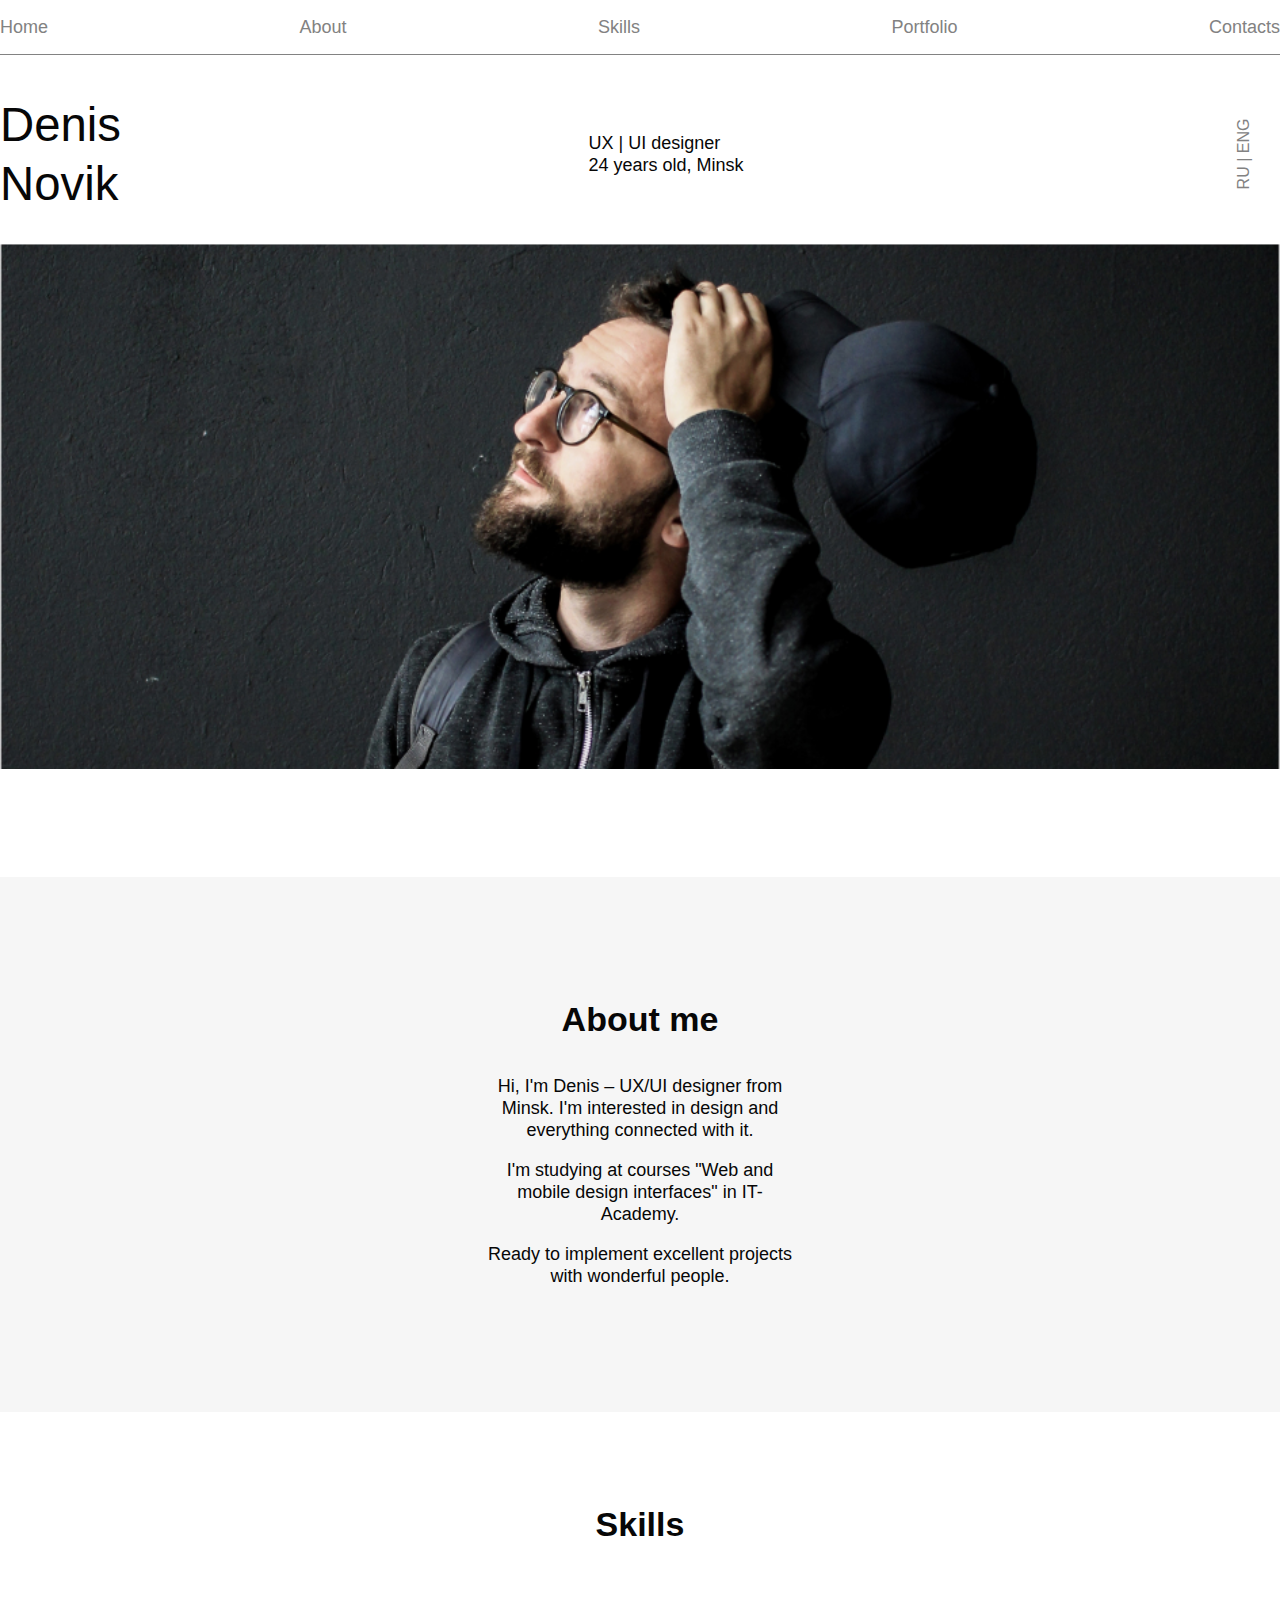
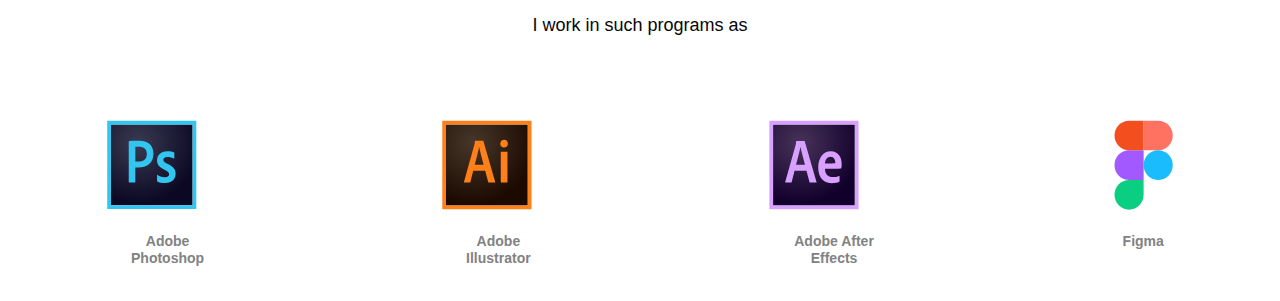
<file: сайт 1/index.html>
<!DOCTYPE html>
<html lang="en">
<head>
    <meta charset="UTF-8">
    <meta http-equiv="X-UA-Compatible" content="IE=edge">
    <meta name="viewport" content="width=device-width, initial-scale=1.0">
    <title>Document</title>
    <link rel="stylesheet" href="css/normalize.css">
    <link rel="stylesheet" href="css/style.css">
</head>
<body>
    <header>
        <div class="container">
            <div class="header-in">
                <ul class="menu">
                    <li class="menu-item"><a href="#">Home</a></li>
                    <li class="menu-item"><a href="#">About</a></li>
                    <li class="menu-item"><a href="#">Skills</a></li>
                    <li class="menu-item"><a href="#">Portfolio</a></li>
                    <li class="menu-item"><a href="#">Contacts</a></li>
                </ul>
            </div>
            <div class="line"></div>
        </div>
    </header>
    <main>
        <div class="container">
            <section class="first-bl">
                <ul class="block1">
                    <li class="fb-item">Denis Novik</li>
                    <li class="fb-item">UX | UI designer 24 years old, Minsk</li>
                    <li class="fb-item">RU | ENG</li>
                </ul>
                <img id="fb" src="img/fb.jpg" alt="">
            </section>
        </div>
        <section class="block2">
            <h2 class="about">About me</h2>
            <div class="block2-in">
                <p>Hi, I'm Denis – UX/UI designer from Minsk. 
                    I'm interested in design and everything connected with it.</p>
                <p>I'm studying at courses "Web and mobile design 
                    interfaces" in IT-Academy.</p>
                <p>Ready to implement excellent projects
                    with wonderful people.</p>
            </div>
    </section>
    <section class="block3">
        <h2 class="skills">Skills</h2>
        <p>I work in such programs as</p>
        <ul class="prougrams">
            <li class="prog-item">
                <img src="img/ps.svg" alt="">
                <h4 class="prog-item-in">Adobe Photoshop</h4>
            </li>
            <li class="prog-item">
                <img src="img/ai.svg" alt="">
                <h4 class="prog-item-in">Adobe Illustrator</h4>
            </li>
            <li class="prog-item">
                <img src="img/ae.svg" alt="">
                <h4 class="prog-item-in">Adobe After Effects</h4>
            </li>
            <li class="prog-item">
                <img src="img/figma.svg" alt="">
                <h4 class="prog-item-in">Figma</h4>
            </li>
        </ul>
    </section>
    </main>
</body>
</html>
</file>
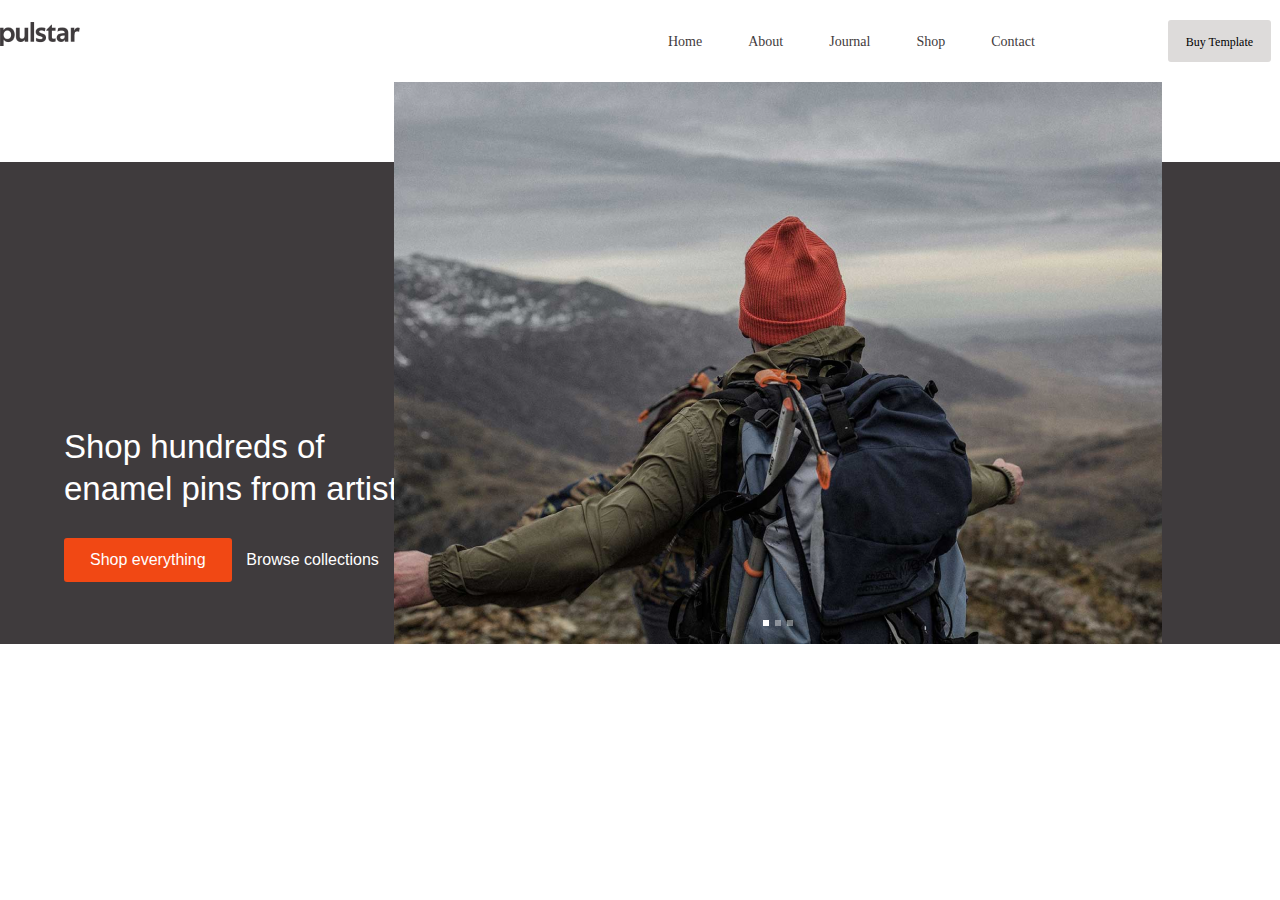
<file: Lab2/Lab2 — копия/index.html>
<!DOCTYPE html>
<html lang="en">
<head>
    <meta charset="UTF-8">
    <meta http-equiv="X-UA-Compatible" content="IE=edge">
    <meta name="viewport" content="width=device-width, initial-scale=1.0">
    <title>Lab2</title>
    <link rel="stylesheet" href="Css/normalize.css">
    <link rel="stylesheet" href="Css/style.css">
</head>
<body>
    <header>
        <div class="container">
            <div class="header-in">
                <a href="#" class="logo">
                    <img class="logo" src="img/IMAGE.png" alt="Lab2">
                </a>
            <ul class="menu">
                <li class="menu-item"><a href="#">Home</a></li>
                <li class="menu-item"><a href="#">About</a></li>
                <li class="menu-item"><a href="#">Journal</a></li>
                <li class="menu-item"><a href="#">Shop</a></li>
                <li class="menu-item"><a href="#">Contact</a></li>
            </ul>
            <button class="header-btn">Buy Template</button>
        </div>
    </div>
    </header>
    <main>
        <div class="container" id="maincontainer">
            <div id="square">
                <div id="square-in">
                        <h1>
                        Shop hundreds of enamel pins from artists.
                        </h1>
                        <ul  class="square-buttons">
                            <li class="square-item"><button class="square-btn">Shop everything</button></li>
                            <li class="square-item"><a id="square-link" href="#">Browse collections</a></li>
                        </ul>    
                </div>
            </div>
            <img id="main-img" src="img/Frame.png" alt="Lab2">
        </div>
    </main>
</body>
</html>
</file>
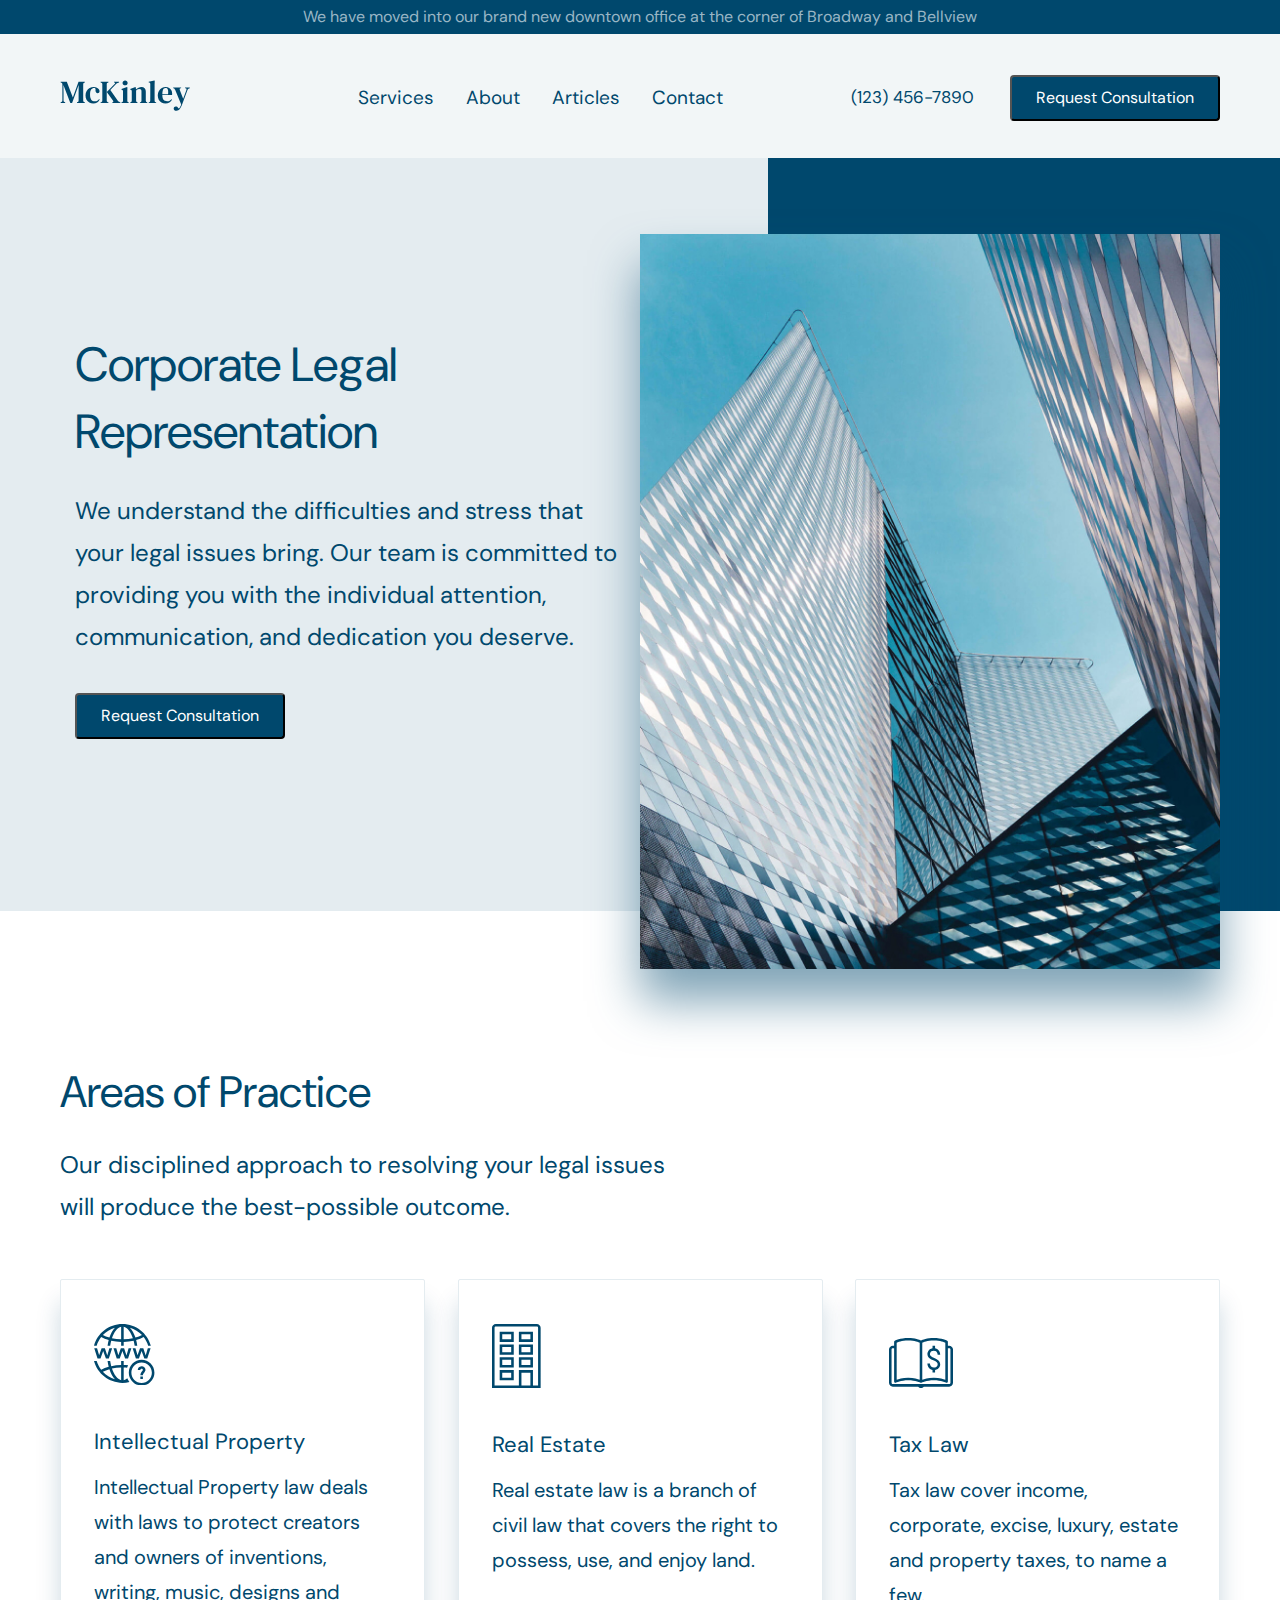
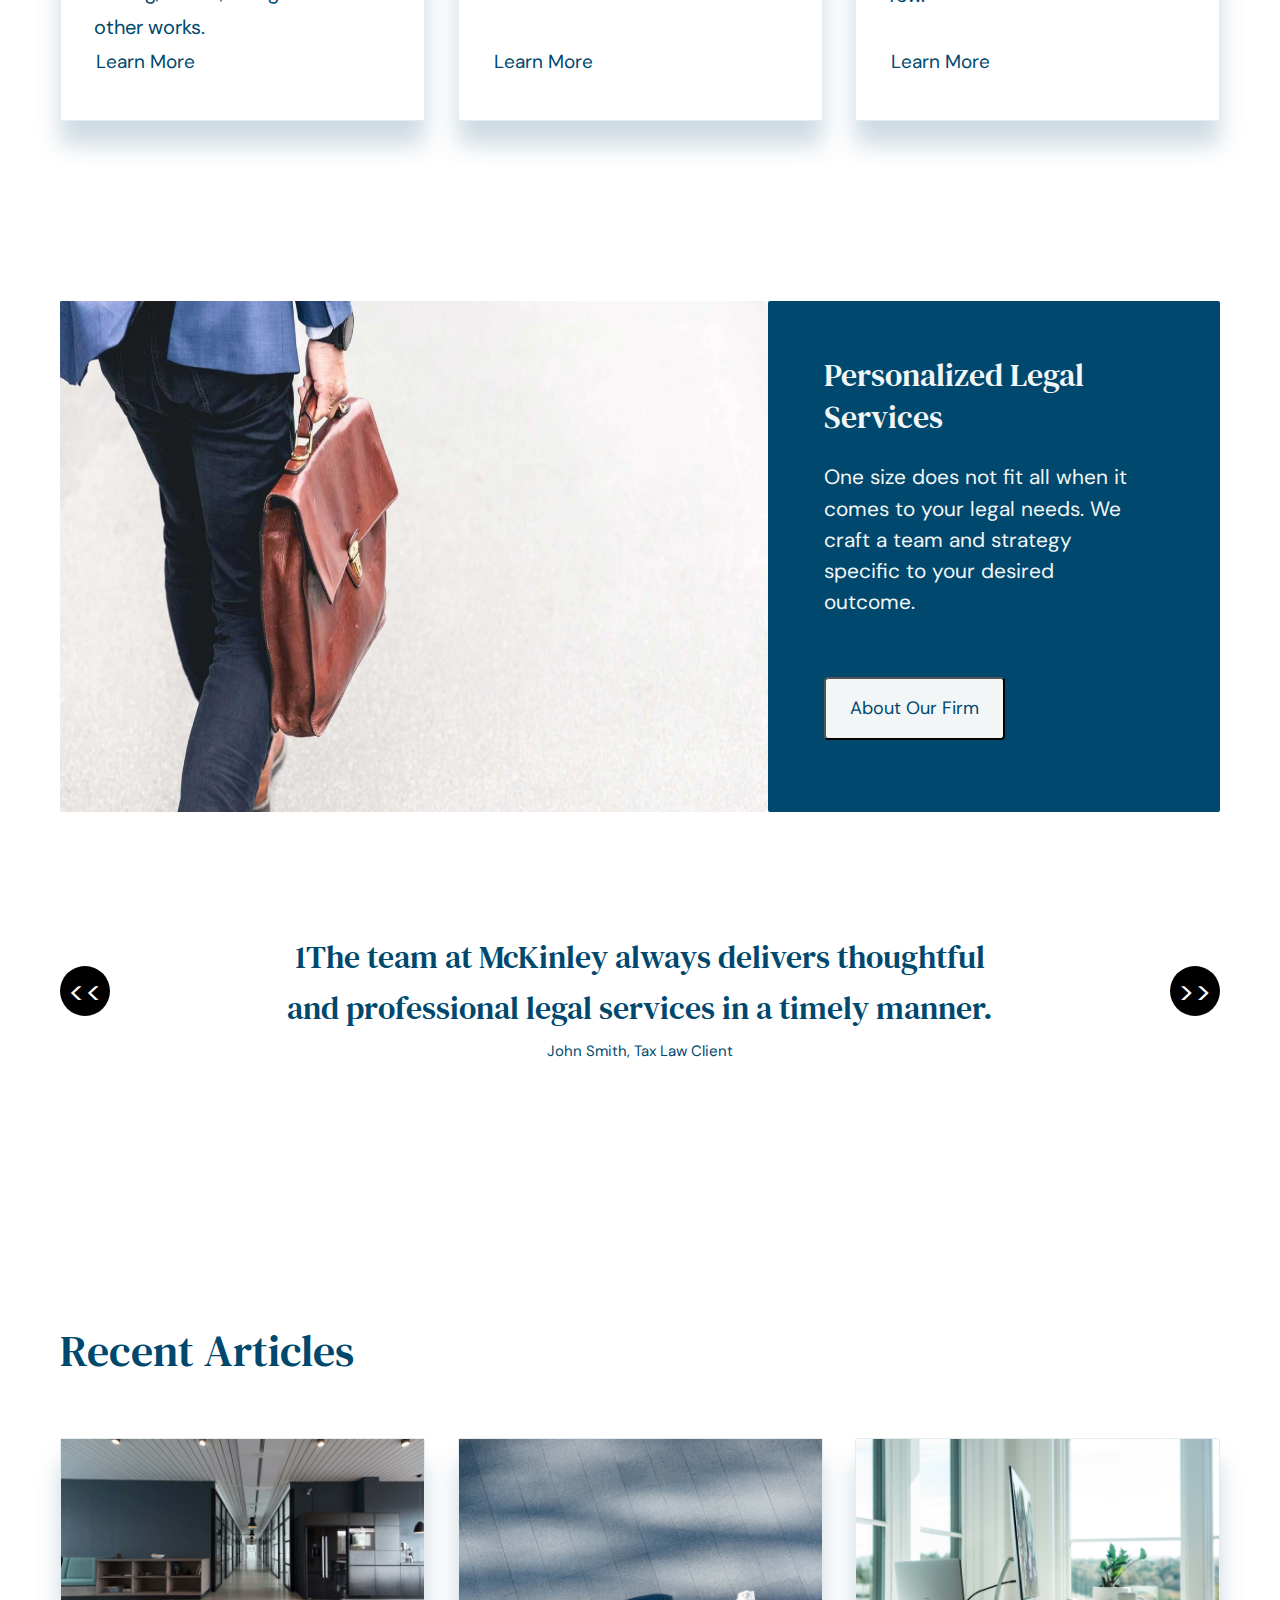
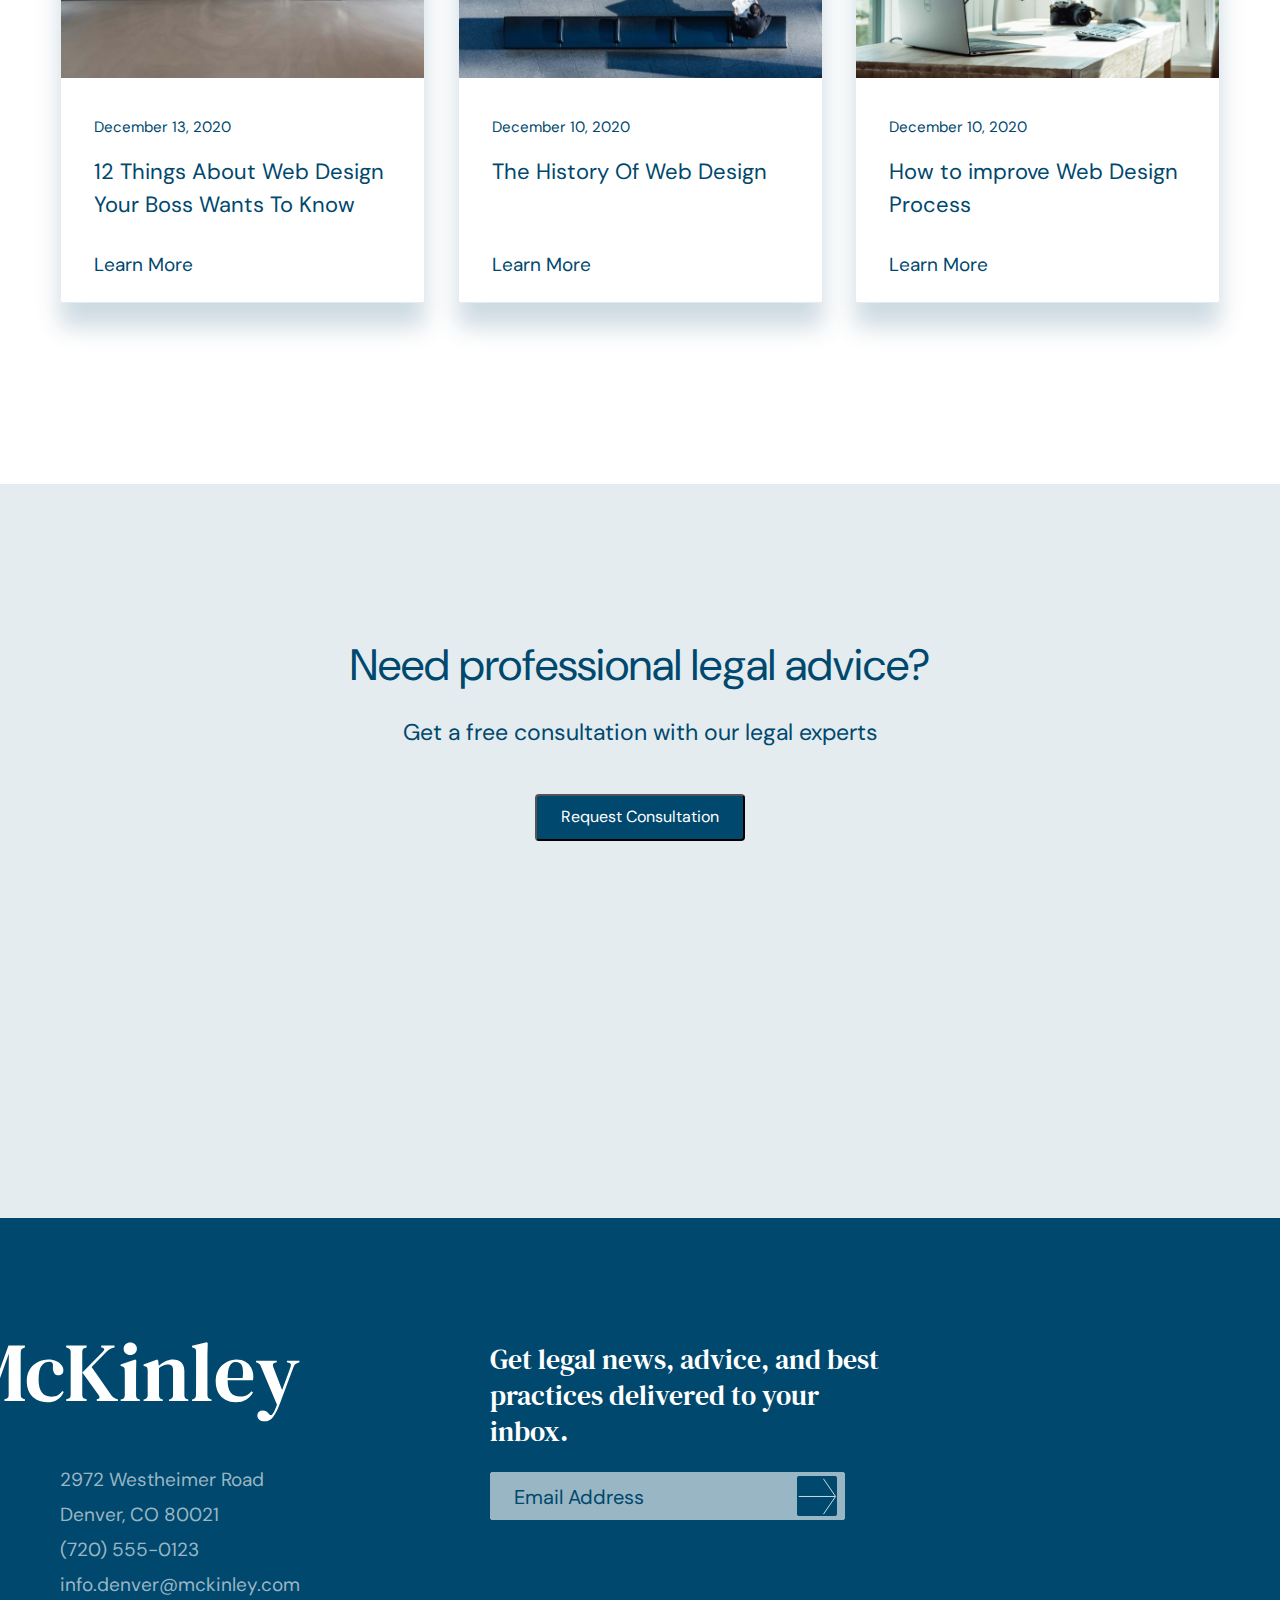
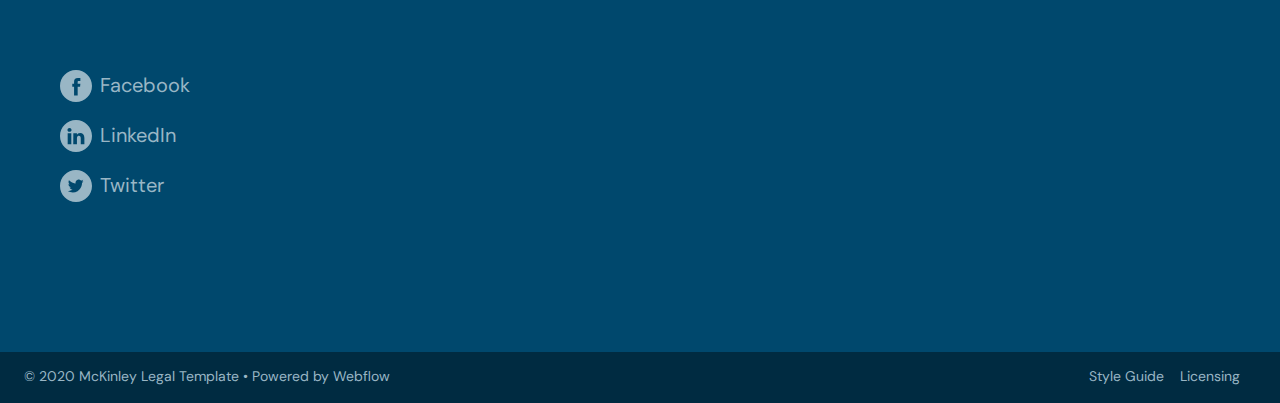
<file: Lab6/Lab6/index.html>
<!DOCTYPE html>
<html lang="en">
<head>
    <meta charset="UTF-8">
    <meta http-equiv="X-UA-Compatible" content="IE=edge">
    <meta name="viewport" content="width=device-width, initial-scale=1.0">
    <title>Lab6</title>
    <link rel="stylesheet" href="css/normalize.css">
    <link rel="stylesheet" href="css/style.css">
    <script src="script.js" async></script>
</head>
<body>
    <header>
        <div class="header-1">
            <div class="container">
             <p>We have moved into our brand new downtown office at the corner of Broadway and Bellview</p>
            </div>
        </div>
            <div class="header-2">
            <div class="container">
                <div class="header2-in">
                    <a href="#"><img src="img/Logo.svg" alt=""></a>
                    <div class="burger-menu">
                        <span></span>
                    </div>
                    <nav class="menunav">
                        <ul class="menu">
                            <li class="menu-item"><a class = "menu-link" href="#page-2">Services</a></li>
                            <li class="menu-item"><a class = "menu-link" href="#page-3">About</a></li>
                            <li class="menu-item"><a class = "menu-link" href="#page-5">Articles</a></li>
                            <li class="menu-item"><a class = "menu-link" href="#page-6">Contact</a></li>
                        </ul>
                    </nav>
                    <div class="telbtn">
                        <a id="tel"  href="tel:(123) 456-7890">(123) 456-7890</a>
                        <button class="btn">Request Consultation</button>
                    </div>
                </div>
            </div>
            </div>
    </header>
    <main>
        <div class="mainblock1">
            <div class="container">
                <div class="mainblock1-in">
                    <div class="block1-1">
                        <h1>
                            Corporate Legal Representation
                        </h1>
                        <p>We understand the difficulties and stress that your legal issues bring. 
                            Our team is committed to providing you with 
                            the individual attention, communication, and dedication you deserve.
                        </p>
                        <button class="btn">Request Consultation</button>
                    </div>
                    <div class="block1-2">
                        <img src="img/mainblock1.jpg" alt="">
                    </div>
                </div>
            </div>      
        </div>
        <div class="mainblock2">
            <div class="container">
                <div class="mainblock2-in">
                    <h2>Areas of Practice</h2>
                    <p>Our disciplined approach to resolving your 
                        legal issues will produce the best-possible outcome.
                    </p>
                    <ul class="block2">
                        <li class="block2-item">
                            <img src="img/Block2-1.svg" alt="">
                            <h3>Intellectual Property</h3>
                            <div class="firstspan">Intellectual Property law deals with laws to protect creators and owners of inventions, writing, music, designs and other works.</div>
                            <span class="secondspan">Learn More</span>
                        </li>
                        <li class="block2-item">
                            <img src="img/Block2-2.svg" alt="">
                            <h3>Real Estate</h3>
                            <div class="firstspan">Real estate law is a branch of civil law that covers the right to possess, use, and enjoy land.</div>
                            <p class="secondspan">Learn More</p>
                        </li>
                        <li class="block2-item">
                            <img src="img/Block2-3.svg" alt="">
                            <h3>Tax Law</h3>
                            <div class="firstspan">Tax law cover income, corporate, excise, luxury, estate and property taxes, to name a few.</div>
                            <p class="secondspan">Learn More</p>
                        </li>
                    </ul>
                </div>
            </div>
        </div>
        <div class="mainblock3">
            <div class="container">
                <div class="mainblock3-in">
                    <img src="img/mainblock2.jpg" alt="">
                    <div class="text">
                        <h2>Personalized Legal Services</h2>
                        <p>One size does not fit all when it comes to your legal needs. We craft
                             a team and strategy specific to your desired outcome.
                        </p>
                        <button>About Our Firm</button>
                    </div>
                </div>
            </div>
        </div>
        <div class="container">
            <div class="slider-wrapper">
                <div class="slider">
                        <div class="item">
                            <div class="text">
                                <p id="first">1The team at McKinley always delivers thoughtful 
                                    and professional legal services in a timely manner.</p>
                                    <p id="second">John Smith, Tax Law Client</p>
                            </div>
                    </div>
                    <div class="item">
                        <div class="text">
                            <p id="first">2The team at dolor sit amet consectetur, adipisicing elit. Ab!</p>
                                <p id="second">John Smith, Tax Law Client</p>
                        </div>
                </div>
                <div class="item">
                    <div class="text">
                        <p id="first">3Lorem ipsum dolor sit amet, consectetur adipisicing elit. Sit, odit.</p>
                            <p id="second">John Smith, Tax Law Client</p>
                    </div>
            </div>
            <div class="item">
                <div class="text">
                    <p id="first">4Lorem ipsum dolor sit amet, consectetur adipisicing elit. Sit, odit.</p>
                        <p id="second">John Smith, Tax Law Client</p>
                </div>
        </div>
        <div class="item">
            <div class="text">
                <p id="first">5Lorem ipsum dolor sit amet, consectetur adipisicing elit. Sit, odit.</p>
                    <p id="second">John Smith, Tax Law Client</p>
            </div>
    </div>

                </div>
                <a href="#"class="arrow arrow-left" onclick="return false">
                    <<
                </a>
                <a href="#"class="arrow arrow-right" onclick="return false">
                    >>
                </a>
                <div id="#slider"></div>
            </div>
        </div>
        <div class="mainblock5">
            <div class="container">
                <div class="mainblock5-in">
                    <h2>Recent Articles</h2>
                    <ul class="content">
                        <li class="content-item">
                            <img src="img/content1.jpg" alt="">
                            <div class="text">
                                <span class="first">December 13, 2020</span>
                                <p>12 Things About Web Design Your Boss Wants To Know</p>
                                <span class="learn">Learn More</span>
                            </div>
                        </li>
                        <li class="content-item">
                            <img src="img/content2.jpg" alt="">
                            <div class="text">
                                <span class="first">December 10, 2020</span>
                                <p>The History Of Web Design</p>
                                <span class="learn">Learn More</span>
                            </div>
                        </li>
                        <li class="content-item">
                            <img src="img/content3.jpg" alt="">
                            <div class="text">
                                <span class="first">December 10, 2020</span>
                                <p>How to improve Web Design Process</p>
                                <span class="learn">Learn More</span>
                            </div>
                        </li>
                    </ul>
                </div>
            </div>
        </div>
        <div class="mainblock6">
                <div class="mainblock6-in">
                    <h2>Need professional legal advice?</h2>
                    <h3>Get a free consultation with our legal experts</h3>
                    <button class="btn">Request Consultation</button>
                </div>
        </div>
    </main>
    <footer>
        <div class="container">
            <div class="footer-in">
                <div class="footer1">
                    <img src="img/footerlogo.svg" alt="">
                    <span>2972 Westheimer Road</span>
                    <span>Denver, CO 80021</span>
                    <span>(720) 555-0123</span>
                    <span>info.denver@mckinley.com</span>
                </div>
                <div class="footer2">
                    <p>Get legal news, advice, and best practices delivered to your inbox.</p>
                        <div class="form-field-wrap">
                            <input type="email" class="form-field" placeholder="Email Address" required>
                            <img src="img/email.svg" alt="">
                        </div>
                </div>
            </div>
            <div class="footer3">
                <ul class="footermenu">
                    <li class="footermenu-items">
                        <img src="img/facebook.svg" alt="">
                        <span>Facebook</span>
                   </li>
                    <li class="footermenu-items">
                        <img src="img/In.svg" alt="">
                        <span>LinkedIn</span>
                   </li>
                    <li class="footermenu-items">
                        <img src="img/Twitter.svg" alt="">
                        <span>Twitter</span>
                   </li>
                </ul>
            </div>
        </div>
        <div class="footerend">
                <div class="footerend1">
                    <span>© 2020 McKinley Legal Template •</span>
                    <span>Powered by Webflow</span></li>
                </div>
                <div class="footerend2">
                    <span>Style Guide</span>
                    <span>Licensing</span>
                </div>
        </div>
    </footer>
</body>
</html>
</file>
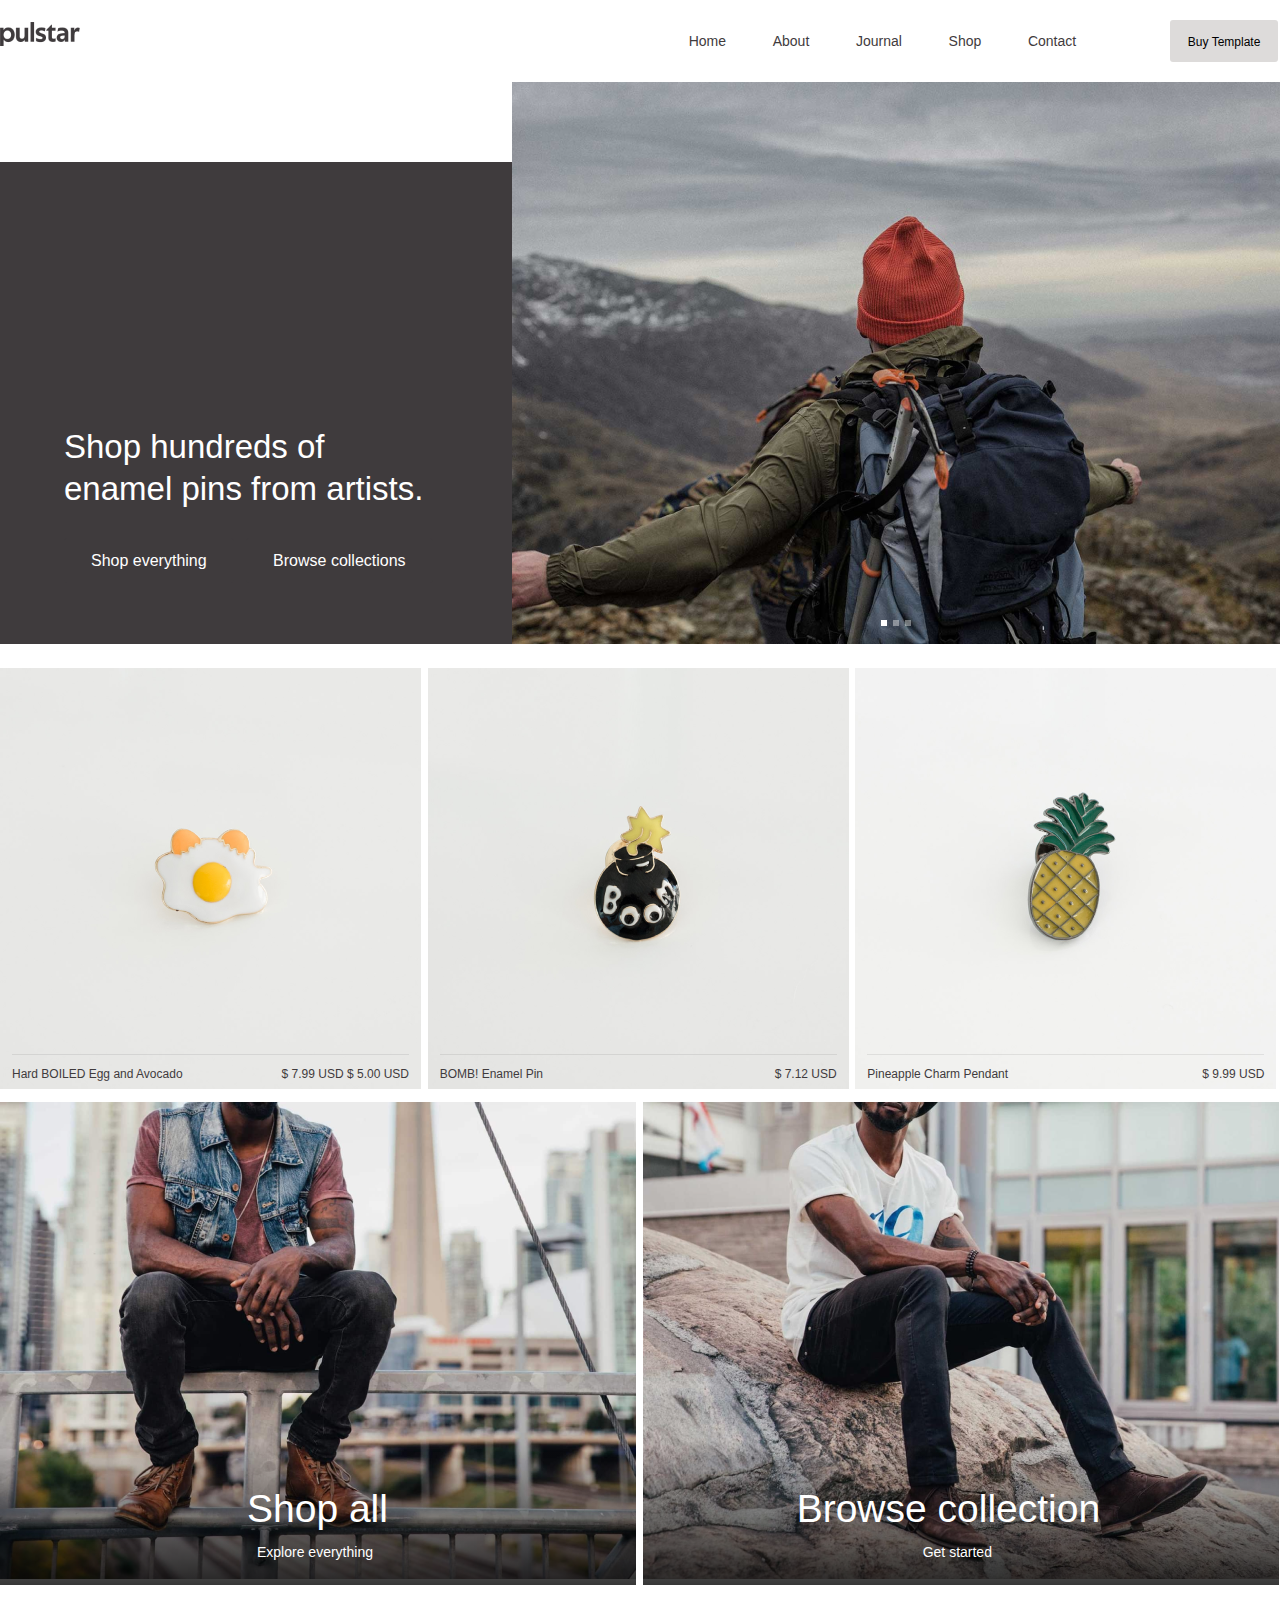
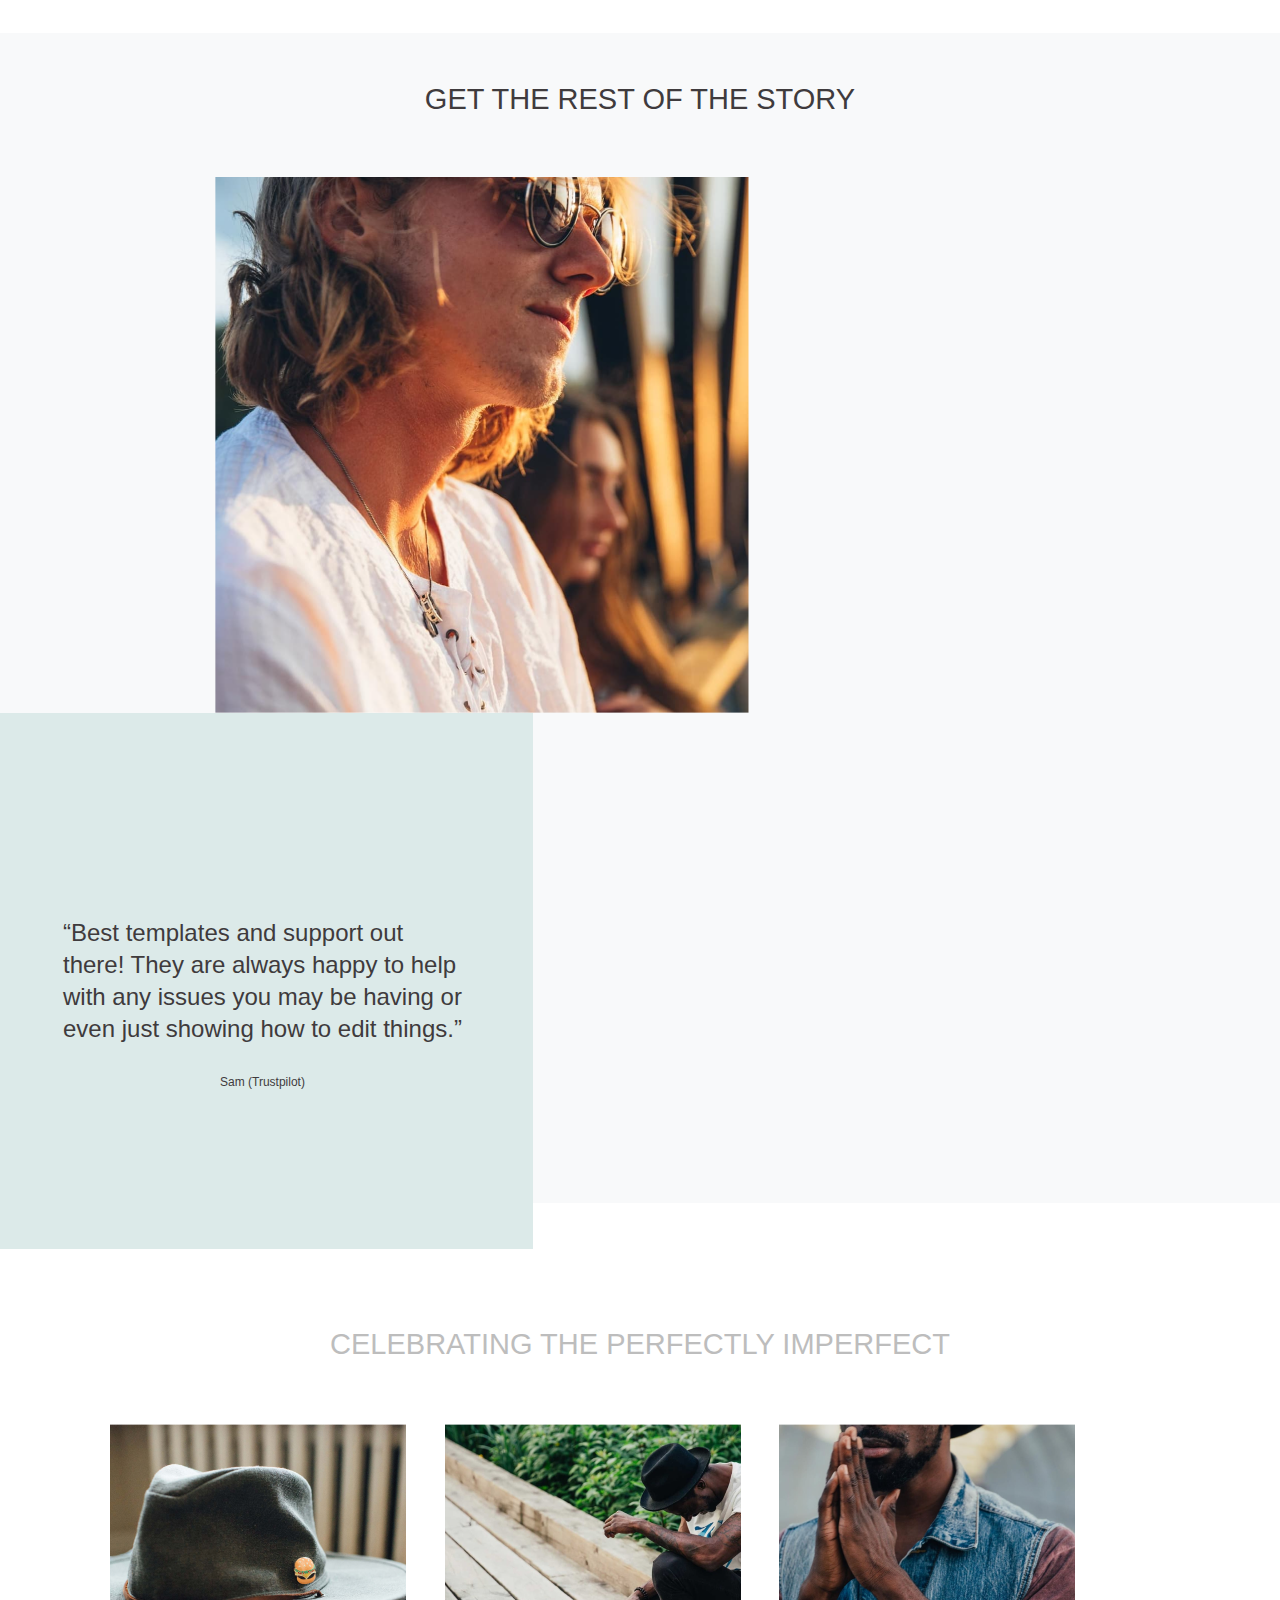
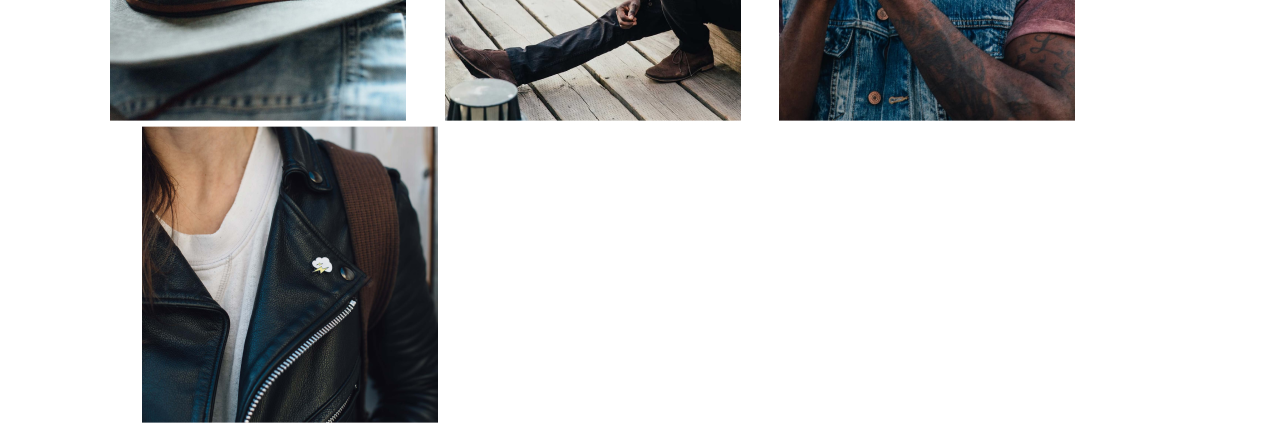
<file: Lab2/Lab222/Lab2/index.html>
<!DOCTYPE html>
<html lang="en">
<head>
    <meta charset="UTF-8">
    <meta http-equiv="X-UA-Compatible" content="IE=edge">
    <meta name="viewport" content="width=device-width, initial-scale=1.0">
    <title>Lab2</title>
    <link rel="stylesheet" href="Css/normalize.css">
    <link rel="stylesheet" href="Css/style.css">
</head>
<body>
    <header>
        <div class="container">
            <div class="header-in">
                <a href="#" class="logo">
                    <img class="logo" src="img/IMAGE.png" alt="Lab2">
                </a>
            <ul class="menu">
                <li class="menu-item" id="first-child"><a href="#">Home</a></li>
                <li class="menu-item"><a href="#">About</a></li>
                <li class="menu-item"><a href="#">Journal</a></li>
                <li class="menu-item"><a href="#">Shop</a></li>
                <li class="menu-item"><a href="#">Contact</a></li>
            </ul>
            <button class="header-btn">Buy Template</button>
        </div>
    </div>
    </header>
    <main>
        <div class="container">
            <div id="square">
                <div id="square-in">
                        <h1>
                        Shop hundreds of enamel pins from artists.
                        </h1>
                        <ul  class="square-buttons">
                            <li class="square-item"><button class="square-btn" id="square-btn1">Shop everything</button></li>
                            <li class="square-item"><button class="square-btn" id="square-btn2" href="#">Browse collections</button></li>
                        </ul>    
                </div>
            </div>
            <img id="main-img" src="img/Frame.png" alt="Lab2">
            <div class="images">
                <div class="image-product">
                    <img src="img/eggs.png" alt="eggs">
                    <div class="divider">
                        <div class="line">
                            <h5>Hard BOILED Egg and Avocado</h5>
                            <span class="divider-span">$ 7.99 USD $ 5.00 USD</span>
                        </div>
                    </div>
                </div>
                <div class="image-product">
                    <img src="img/bomb.png" alt="bomb">
                    <div class="divider">
                        <div class="line">
                            <h5>BOMB! Enamel Pin</h5>
                            <span class="divider-span">$ 7.12 USD</span>
                        </div>
                    </div>
                </div>
                <div class="image-product">
                    <img src="img/pineapple.png" alt="pineapple">
                    <div class="divider">
                        <div class="line">
                            <h5>Pineapple Charm Pendant</h5>
                            <span class="divider-span">$ 9.99 USD</span>
                        </div>
                    </div>
                </div>
            </div>

            <div class="second-floor">
                <div class="second-floor-images">
                    <img src="img/Shop.png" alt="Shop all">
                    <div class="second-floor-text">
                        <p class="first_p left">Shop all</p>
                        <p class="second_p left">Explore everything</p>
                    </div>
                </div>
                <div class="second-floor-images">
                    <img src="img/Collection.png" alt="Browse collection">
                    <div class="second-floor-text">
                        <p class="first_p right">Browse collection</p>
                        <p class="second_p right">Get started</p>
                    </div>
                </div>
            </div>
        </div>
    </main>
    <footer>
        <h3>GET THE REST OF THE STORY</h3>
        <div class="footer_block">
            <img src="img/Footer-image.png" alt="footer-img">
            <div class="footer_square">
                <p id="footer-square-first_p">“Best templates and support out there! They are always happy to help with any issues you may be having or even just showing how to edit things.”</p>
                <p id="footer-square-second_p">Sam (Trustpilot)</p>
            </div>
        </div>
        <p id="footer_p">
            CELEBRATING THE PERFECTLY IMPERFECT
        </p>
        <div class="footer_images">
            <ul id="footer-ul">
                <li class="footer-item" id="footer-ul-first_li"><img src="img/Footer1.png" alt=""></li>
                <li class="footer-item"><img src="img/Footer2.png" alt=""></li>
                <li class="footer-item"><img src="img/Footer3.png" alt=""></li>
                <li class="footer-item"><img src="img/Footer4.png" alt=""></li>
            </ul>
        </div>
    </footer>
</body>
</html>
</file>
<file: Burger/css/style.css>
body{
    font-family: Arial serif;
    font-size: 19px;
}
*{
    box-sizing: border-box;
}
body._lock{
    overflow: hidden;
}
.container{
    width: 100%;
    max-width: 1200px;
    margin: 0 auto;
}
header{
    position: fixed;
    left: 0;
    top: 0;
    width: 100%;
}
.header-in{
    display: flex;
    justify-content: space-between;
    align-items: center;
    background-color: coral;
    min-height: 70px;
    padding: 0 50px;
}
ul li{
    list-style-type: none;
    margin: 0;
}
.logo{
    display: inline-block;
    width: 50px;
    height: 50px;
    border-radius: 50%;
    background-color: aliceblue;
    z-index: 5;
}
.menu-list{
    display: flex;
    justify-content: space-between;
    align-items: center;
}
.menu-list li:not(:last-child){
    margin-right: 20px;

}
.menu-link{
    text-decoration: none;
    color: white;
}
.content{
    margin-top: 90px;
}

.burger-menu{
    display: none;
}

@media  (max-width:767px) {
    .burger-menu{
        display: block;
        position: relative;
        width: 30px;
        height: 18px;
        cursor: pointer;
        margin-left: auto;
        z-index: 10;
    }
    .burger-menu::after,
    .burger-menu::before, 
    .burger-menu span{
        position: absolute;
        left: 0;
        width: 100%;
        height: 10%;
        background-color: white;
         transition: all 300ms;
    }
    .burger-menu::after,
    .burger-menu::before{
        content: "";
    }
    .burger-menu::before{
        top: 0;
    }
    .burger-menu::after{
        bottom: 0;
    }
    .burger-menu span{
        top: 50%;
        transform: translate(0,-50%);
    }
    .burger-menu._open{
       position: absolute;
    }
    .burger-menu._open::before{
        top: 40%;
        transform: rotate(45deg) translateY(-50%);
    }
    .burger-menu._open::after{
        bottom: 50%;
        transform: rotate(-45deg) translateY(50%);
    }
    .burger-menu._open span{
        display: none;
    }
    .menu{
    position: fixed;
    left: -100%;
    width: 100%;
    height: 100%;
    top: 0;
    background: coral;
    /* z-index: 5; */
    padding-top: 100px;
    transition: all 300ms;
} 
    .menu._open{
        left: 0;
        
        transition: all 100ms;
    }
    .menu._open .menu-list{
        flex-direction: column;
        align-items: flex-start;
    }
    .menu._open .menu-list li:not(:last-child){
        margin-right: 0;
        margin-bottom: 20px;
    }
    .menu-link{
        font-size: 24px;
    }
}
/* Slider */
.slider-wrapper{
    overflow: hidden;
    position: relative;
}
.slider{
    display: flex;
    position: relative;
    transition: right 300ms;
}
.slider .item{
    min-width: calc(100% / 3);
    height: 200px;
    background-color: aqua;
    border: 1px solid blue;
    text-align: center;
}
.arrow{
    width: 50px;
    height: 50px;
    background-color: rgb(0,0,250,.5);
    color: white;
    font-size: 30px;
    text-decoration: none;
    border-radius: 50%;
    display: flex;
    justify-content: center;
    align-items:center;
    position: absolute;
    top: 50%;
    transform: translateY(-50%);
}
.arrow-left{
    left: 0;
}
.arrow-right{
    right: 0;
}
</file>
<file: Lab2/Css/style.css>
body{
    font-size: 24px;
    color: #3F3B3D;
}
.container{
    width: 100%;
    max-width: 1280px;
    background:white;
    margin: 0 auto;
}
ul{
    list-style: none;
    margin: 0;
    padding: 0;
}

button{
    padding: 0;
    border: none;
}
a{
    text-decoration: none;
    color: #3F3B3D;
}
.header-in{
    padding: 20px 0;
}
.menu{
    display: inline-block;
    margin-right: 87px;
    margin-left: 602px;
}
#first-child{
    margin-left: 0px;
}
.menu-item{
    display: inline-block;
    font-family: 'Roboto',sans-serif;
    font-style: normal;
    font-weight: 400;
    font-size: 14px;
    line-height: 19px;
}
.menu-item:not(#first-child){
    margin-left: 40px;
}
.header-btn{
    background: #DDDBDA;
    border-radius: 3px;
    padding: 14px 18px 12px;
    font-weight: 400;
    font-size: 12px;
    line-height: 16px;
}
#square{   
    float: left;
    width: 512px;
    height: 482px;
    background-color: #3F3B3D;
    margin: 80px 0 0 0; 
}
#square-in{
    margin: 264px 0 64px;
}
#main-img{
    height: 562px;
    margin: 0;
}
h1{
    font-weight: normal;
    font-size: 33px;
    line-height: 42px;
    font-family: 'Roboto', sans-serif;
    color: white;
    margin:  4px 78px 28px 64px;
}
.square-buttons{
    display: inline-block;
    font-family: 'Roboto', sans-serif;
    font-weight: 400;
    font-size: 16px;
    line-height: 21px;
    padding: 0 64px;
}
.square-item{
    display: inline-block;
}
.square-btn{
    background-color: #F14814;
    border-radius: 3px;
    padding: 11px 26px 12px;
    color: white;
    font-weight: 400;
    font-size: 16px;
    line-height: 21px;
    margin-right: 8px;
}
#square-link{
    color: white;
    font-weight: 400;
    font-size: 16px;
    line-height: 21px;
}
.images{
    display: inline-block;
    margin-top: 18px;
}
.images-porducts{
    width: 420px;
    position: relative;
    display: inline-block;
}
.images-porducts img{
    width: 100%;
    height: auto;
}
.divider{
    color: #3F3B3D;
    font-weight: 400;
    font-size: 12px;
    line-height: 1.3;
    font-family: 'Roboto';
    position: absolute;
    left: 12px;
    bottom: 12px;
    border-top: 1px solid rgb(0,0,0,0.08);
    width: calc(100% - 12px*2);
}
.divider .title{
    display: inline-block;
    margin-right: 76px;  
}
</file>
<file: Lab4/Css/style.css>
@import url('https://fonts.googleapis.com/css2?family=Abhaya+Libre&family=Montserrat&display=swap');
.container{
    width: 100%;
    max-width: 1300px;
    margin: 0 auto;
}
h1,h2,h3{
    margin: 0;
}
*{
    box-sizing: border-box;
}
a{
    text-decoration: none;
}
li{
    list-style: none;
}
/* Header */
header{
    width: 100%;
    max-width: 1300px;
    margin: 0 auto;
    display: flex;
}
header img{
    margin: 20px 0;
}
.menu{
    display: flex;
    align-items: center;
    margin-left: 600px;
}
.menu-item{
    font-family: 'Abhaya Libre ExtraBold',sans-serif;
    font-style: normal;
    font-weight: 800;
    font-size: 17px;
    line-height: 20px;
    margin-left: 40px;
}
.menu-item a{
    color: #134003;
}
.menu-item a:hover{
    color: #637622;
}

/* BANNER */
.banner{
    margin-bottom: 20px;
}
.banner-in{
    display: flex;
}
h1.title{
    background: #A4B56A;
    font-family: 'Abhaya Libre',sans-serif;
    font-weight: 400;
    font-size: 54px;
    line-height: 1.18;
    color: #134003;
    padding-left: 32px;
    padding-right: 21px;
    display: flex;
    align-items: center; 
}
.bammer-img img{
    width: 100%;
    height: 100%;
    object-fit: contain;
}
h1.title , .bammer-img{
    width: 50%;
    font-family: 'Abhaya Libre',sans-serif;
    font-style: normal;
    font-weight: 400;
}
.ext-bl2,
.ext-bl3,
.ext-bl4,
.ext-bl5,
.ext-bl6{
    margin-bottom: 20px;
}
.ext-bl7{
    margin-bottom: 26px;
}
/* EXT-BLOCK */
.ext-bl-in,
.ext-bl2-in,
.ext-bl3-in,
.ext-bl4-in,
.ext-bl5-in,
.ext-bl6-in,
.ext-bl7-in{
    display: grid;
    grid-template-columns: repeat(3, 1fr);   
    column-gap: 22px;
    row-gap: 17px;
}
.ext-bl-item:first-child,
.ext-bl5-item:first-child,
.ext-bl7-item:first-child{
    grid-row: span 3;
}
.ext-bl-item:nth-child(2),
.ext-bl7-item:nth-child(2){
    grid-row: span 2;
}
.ext-bl-item:nth-child(4),
.ext-bl7-item:nth-child(4){
    grid-column: 2;
}
.ext-bl-item:nth-child(5),
.ext-bl7-item:nth-child(5){
    grid-row: 2/4;
    grid-column: 3;
}

h2.title{
    min-height: 170px;
    font-family: 'Abhaya Libre',sans-serif;
    font-style: normal;
    font-weight: 700;
    font-size: 36px;
    line-height: 1.16;
    background: #A4B56A;
    color: white;
    text-transform: uppercase;
    display: flex;
    justify-content: center;
    align-items: center;
}
.ext-bl-item,
.ext-bl2-item,
.ext-bl3-item{
    position: relative;
}
.container h4.title{
    width: 100%;
    font-family: 'Abhaya Libre',sans-serif;
    font-style: normal;
    font-weight: 700;
    font-size: 22px;
    line-height: 1.18;
    background: #A4B56A;
    color: white;
    text-transform: uppercase;
    display: flex;
    justify-content: center;
    align-items: center;
    padding-top: 11px;
    padding-bottom: 10px;
    position: absolute;
    left: 0;
    bottom: 0;
    margin: 0;
}
.container h4.firsth4{
    bottom: 15px;
}
/* EXT-BL2 */
.ext-bl2-item:first-child{
    grid-column: 1;
    grid-row: 1/2;
}
.ext-bl2-item:nth-child(2),
.ext-bl4-item:nth-child(2),
.ext-bl6-item:nth-child(2){
    grid-row: 2/5;
    grid-column: 1;
}
.ext-bl2-item:nth-child(3),
.ext-bl4-item:nth-child(3),
.ext-bl6-item:nth-child(3){
    grid-row: 1/3;
    grid-column: 2;
}
.ext-bl2-item:nth-child(4){
    width: 100%;
    min-height: 320px;
    background: #C4C4C4;
    grid-column: 2;
    grid-row: 3/5;
}

.ext-bl2-item:last-child, 
.ext-bl4-item:last-child,
.ext-bl6-item:last-child{
    height: 657px;
    grid-row: 1/5;
    grid-column: 3;
}
/* EXT-BL3 */

.ext-bl3-item:first-child{
    grid-column: 1;
    grid-row: 1/3;
}
.ext-bl3-item:nth-child(2){
    grid-column: 1;
    grid-row: 3/5;
}
.ext-bl3-item:nth-child(3){
    grid-column: 2;
    grid-row: 1/3;
}
.ext-bl3-item:nth-child(4){
    grid-column: 2;
    grid-row: 3/5;
}
.ext-bl3-item:nth-child(5){
    grid-column: 3;
    grid-row: 1;
}
.ext-bl3-item:last-child{
    grid-row: 2/5;
    grid-column: 3;
}
/* Ext Bl4 */
.ext-bl4-item h2{
    text-align: center;
}
.ext-bl4-item:nth-child(4){
    grid-column: 2;
    grid-row: 3/5;
}
/* Ext-bl5 */
.ext-bl5-item:nth-child(2),
.ext-bl5-item:nth-child(4){
    width: 100%;
    height: 320px;
    background: #C4C4C4;
}
.ext-bl5-item:nth-child(2){
    grid-row: span 2;
}
.ext-bl5-item:nth-child(3){
    text-align: center;
}
.ext-bl5-item:nth-child(4){
    grid-column: 2;
}
.ext-bl5-item:last-child{
    grid-column: 3;
    grid-row: 2/4;
}
/* Ext bl7 */
.ext-bl7-item:first-child{
    width: 100%;
    min-height: 657px;
    background: #C4C4C4;
}
.ext-bl7-item:nth-child(2),
.ext-bl7-item:nth-child(4){
    width: 100%;
    min-height: 320px;
    background: #C4C4C4;
}
.ext-bl7-item:last-child{
    width: 100%;
    min-height: 470px;
    background: #C4C4C4;
}
/* FOOTER */
footer{
    width: 100%;
    min-height: 210px;
    background: #637622;
}
.footermenu{
    display: flex;
    align-items: center;
    justify-content: center;
}
.footer-item{
    text-align: left;
    font-family: 'Abhaya Libre',sans-serif;
    font-style: normal;
    font-weight: 400;
    font-size: 17px;
    line-height: 20px;
    color: white;
    margin-top: 49px;
    margin-right: 170px;
}
.bold{
    font-weight: 700;
}


@media screen and (max-width:768px) {
    header{
        position: relative;
    }
    .menu{
        display: block;
        position: absolute;
        right: 10px;
        bottom: 0;
    }
    .banner-in{
        flex-direction: column;
    }
    h1.title, .bammer-img{
        width: 100%;

    }
    h1.title{
        font-size: 30px;
    }
    .ext-bl2,
    .ext-bl-in,
    .ext-bl2-in,
    .ext-bl3-in,
    .ext-bl4-in,
    .ext-bl5-in,
    .ext-bl6-in,
    .ext-bl7-in{
        display: flex;
        flex-direction: column;
        gap: unset;
    }
    .ext-bl-item:nth-child(3),
    .ext-bl2-item:first-child,
    .ext-bl3-item:nth-child(5),
    .ext-bl4-item:first-child,
    .ext-bl5-item:nth-child(3),
    .ext-bl6-item:first-child,
    .ext-bl7-item:nth-child(3){
        order: -1;
    }
    .ext-bl-item img,
    .ext-bl2-item img,
    .ext-bl3-item img,
    .ext-bl4-item img,
    .ext-bl5-item img,
    .ext-bl6-item img,
    .ext-bl7-item img{
        width: 100%;
        height: auto;
        object-fit: contain;
    }
    .ext-bl-item,
    .ext-bl2-item,
    .ext-bl3-item,
    .ext-bl4-item,
    .ext-bl5-item,
    .ext-bl6-item,
    .ext-bl7-item{
        margin-bottom: 17px;
    }
    .container h4.firsth4{
        bottom: 40px;
    }
    
}
</file>
<file: Контрольная/css/style.css>
@import url('https://fonts.googleapis.com/css2?family=Montserrat&display=swap');
ul{
    list-style: none;
    margin: 0;
    padding: 0;
}

button{
    padding: 0;
    border: none;
}
a{
    text-decoration: none;
    color: #3F3B3D;
}
.header-in{
    padding: 20px 50px 0;
}
a{
    text-decoration: none;
}
.menu{
    display: inline-block;
    margin-left: 797px;
}
.menu-item{
    display: inline-block;
    font-family: 'Montserrat',sans-serif;
    font-style: normal;
    font-weight: 400;
    font-size: 14px;
    line-height: 19px;
    margin-right: 32px;
    letter-spacing: 1.67px;
}
.menu-item a{
    color: rgba(0, 0, 0, 0.3);
}
.menu-item:last-child{
    margin-right: 62px;
}
.header-btn{
    width: 64px;
    font-family: 'Montserrat',sans-serif;
    font-style: normal;
    font-weight: 400;
    font-size: 10px;
    line-height: 12px;
    color: white;
    background: #000000;
    border: 1px solid #000000;
    border-radius: 0px;
    padding: 5px 18px 6px;
    letter-spacing: 1.67px;
}
/* main */
.first-block img{
    margin-top: 22px;
    width: 100%;
    height: 800px;
    position: relative;
}
h1{
    position: absolute;
    left: calc(50% - 756px/2);
    top: 224px;
    left: calc(50% - 756px/2);
    font-family: 'Roboto',sans-serif;
    font-style: normal;
    font-weight: 400;
    font-size: 57px;
    line-height: 67px;
    text-align: center;
    letter-spacing: 0.81px;
    color: #FFFFFF;
}
.first-block p{
    position: absolute;
    width: 496px;
    height: 50px;
    left: calc(50% - 496px/2);
    top: 324px;
    font-family: 'Montserrat';
    font-style: normal;
    font-weight: 400;
    font-size: 16px;
    line-height: 25px;
    text-align: center;
    letter-spacing: 0.44px;
    color: #FFFFFF;
    margin-top: 33px;
    margin-bottom: 60px;
}
.first-block button{
    width: 215px;
    height: 36px;
    font-family: 'Montserrat';
    font-style: normal;
    font-weight: 400;
    font-size: 14px;
    line-height: 20px;
    text-align: center;
    letter-spacing: 2px;
    color: #FFFFFF;
    text-align: center;
    background: transparent;
    position: absolute;
    border: 1px solid #FFFFFF;
}
.first-block #first-button{
    top: 490px;
    left: 530px;
}
.first-block #second-button{
    top: 490px;
    left: 760px;
}
/* second-block */
.second-block{
    margin-top: 16px;
    width: 100%;
    display: flex;
}
.second-block .sbfirst-img{
    width: 710px;
    height: 500px;
    margin-right: 20px;
    margin-left: 40px;
    position: relative;
}
.second-block .sbsecond-img{
    width: 710px;
    height: 500px;
    position: relative;
}
.second-block h2{
    font-family: 'Roboto',sans-serif;
    font-style: normal;
    font-weight: 400;
    font-size: 34px;
    line-height: 43px;
    text-align: center;
    letter-spacing: 0.5px;
    color: #FFFFFF;
    position: absolute;
    left: 0;
    top: 0;
}
.sbfirst-img h2{
    margin: 310px 256px 0;
}
.sbsecond-img h2{
    margin: 310px 311px 0;
}
.second-block p{
    font-family: 'Montserrat',sans-serif;
    font-style: normal;
    font-weight: 400;
    font-size: 16px;
    line-height: 25px;
    text-align: center;
    color: #FFFFFF;
}
.second-block .firstp{
    position: absolute;
    left: 249px;
    top: 356px;
}
.second-block .secondp{
    position: absolute;
    left: 266px;
    top: 390px;
}
.second-block button{
    width: 92px;
    height: 20px;
    font-family: 'Montserrat',sans-serif;
    font-style: normal;
    font-weight: 400;
    font-size: 14px;
    line-height: 20px;
    text-align: center;
    letter-spacing: 2px;
    text-transform: uppercase;
    color: #FFFFFF;
    position: absolute;
    left: 0;
    top: 0;
    background: transparent;
}
.second-block .firstbtn{
    margin: 450px 220px 0;
}
.second-block .secondbtn{
    margin: 450px 437px 0;
}
/* third-block */
.third-block img{
    margin-top: 16px;
    width: 100%;
    height: 430px;
    /* position: relative; */
}
/* .third-block h2{
    position: absolute;
    left: 0;
    top: 0;
    font-family: 'Roboto',sans-serif;
    font-style: normal;
    font-weight: 400;
    font-size: 35px;
    line-height: 43px;
    letter-spacing: 0.5px;
    color: #1B1B1B;
} */
</file>
<file: сайт 1/css/style.css>
.container{
    width: 100%;
    max-width: 1300px;
    margin: 0 auto;
}
h1,h2,h3{
    margin: 0;
}
*{
    box-sizing: border-box;
}
a{
    text-decoration: none;
}
ul{
    padding: 0;
}
li{
    list-style: none;
}
/* header */

.menu{
    display: flex;
    justify-content: space-between;
    padding: 0;
}
.menu-item a{
    font-family: 'Gilroy-Bold',sans-serif;
    font-size: 18px;
    line-height: 22px;
    color: #828282;
}
.menu-item a:hover{
    font-size: 18px;
    line-height: 22px;
    color: #070707;
}
.line{
    width: 100%;
    border-bottom: 1px solid #828282;
    transform: matrix(1, 0, 0, 1, 0, 0);
}
/* fb */
ul.block1{
    margin-top: 39.69px;
    margin-bottom: 30.64px;
    display: flex;
    justify-content: space-between;
}
.fb-item:first-child{
    width: 123.51px;
    font-family: 'Gilroy-Bold',sans-serif;
    font-size: 47.3392px;
    line-height: 59px;
    color: #070707;
}
.fb-item:nth-child(2){
    width: 155.65px;
    font-family: 'Gilroy-Medium',sans-serif;
    font-size: 18px;
    line-height: 22px;
    color: #070707;
    align-self: center;
}
.fb-item:last-child{
    font-family: 'Gilroy-Bold',sans-serif;
    font-size: 16px;
    line-height: 20px;   
    color: #828282;
    transform: rotate(-90deg);
    align-self: center;
}
main img#fb{
    width: 100%;
}
/* block2 */

.block2{
    margin-top: 104.06px;
    background: #F6F6F6;
}
h2.about{
    font-family: 'Gilroy-Bold',sans-serif;
    font-size: 34px;
    line-height: 42px;   
    color: #070707;
    text-align: center;
    padding-top: 120.25px;
}
.block2-in{
    padding: 17.69px 480px 107px;
}
.block2-in p{
    text-align: center;
    font-family: 'Gilroy-Medium',sans-serif;
    font-size: 18px;
    line-height: 22px;
    text-align: center;
    color: #070707;
}
/* block3 */
.block3 h2{
    padding-top: 91px;
    text-align: center;
    font-family: 'Gilroy-Bold',sans-serif;
    font-size: 34px;
    line-height: 42px;
    text-align: center;
    color: #070707; 
}
.block3 p{
    font-family: 'Gilroy-Medium',sans-serif;
    font-size: 18px;
    line-height: 22px;
    text-align: center;
    color: #070707;
    margin-top: 69.1px;
    text-align: center;
}
.prougrams{
    margin-top: 83.49px;
    display: flex;
    justify-content: space-around;
}
.prog-item h4{
    width: 90%;
    font-family: 'Gilroy-Bold',sans-serif;
    font-size: 14px;
    line-height: 17px;
    color: #828282;
    text-align: center;
    justify-self: center;
}
</file>
<file: Lab2/Lab2 — копия/Css/style.css>
body{
    font-size: 24px;
    color: #3F3B3D;
}
.container{
    width: 100%;
    max-width: 1280px;
    background:white;
    margin: 0 auto;
}
ul{
    list-style: none;
    margin: 0;
    padding: 0;
}
button{
    padding: 0;
    border: none;
}
a{
    text-decoration: none;
    color: #3F3B3D;
}
.header-in{
    padding: 20px 0;
}
.menu{
    display: inline-block;
    margin-right: 87px;
    margin-left: 582px;
}
.menu-item{
    display: inline-block;
    font-weight: 400;
    font-size: 14px;
    line-height: 19px;
    margin-right: 40px;
}

.header-btn{
    background: #DDDBDA;
    border-radius: 3px;
    padding: 14px 18px 12px;
    font-weight: 400;
    font-size: 12px;
    line-height: 16px;
}
#square{   
    display: inline-block;
    position: relative;
    z-index: 0;
    width: 1280px;
    height: 482px;
    background-color: #3F3B3D;
    box-sizing: border-box;
    margin: 80px 0px;
}
#square-in{
    box-sizing: border-box;
    padding: 260px 768px 60px 0;
}
#main-img{
    display: inline-block;
    position: absolute;
    z-index: 1;
    right: 118px;
    width: 768px;
    height: 562px;
    margin: 0;
}
h1{
    margin: 0;
    font-family: 'Roboto', sans-serif;
    font-weight: normal;
    font-size: 33px;
    line-height: 42px;
    color: white;
    box-sizing: border-box;
    padding:  4px 78px 28px 64px;
}
.square-buttons{
    display: inline-block;
    box-sizing: border-box;
    padding: 0 64px;
    font-family: 'Roboto', sans-serif;
}
.square-item{
    display: inline-block;
}
.square-btn{
    background-color: #F14814;
    border-radius: 3px;
    padding: 11px 26px 12px;
    color: white;
    font-weight: 400;
    font-size: 16px;
    line-height: 21px;
    margin-right: 8px;
}
#square-link{
    color: white;
    font-weight: 400;
    font-size: 16px;
    line-height: 21px;
}
</file>
<file: Lab6/Lab6/css/style.css>
@import url('https://fonts.googleapis.com/css2?family=Abhaya+Libre&family=DM+Sans:ital@1&family=Montserrat&family=Nunito&display=swap');
@import url('https://fonts.googleapis.com/css2?family=Abhaya+Libre&family=DM+Sans:ital@1&family=DM+Serif+Text&family=Montserrat&family=Nunito&display=swap');
.container {
    max-width: 1160px;
    width: 100%;
    margin: 0 auto;
}
body._lock{
    overflow: hidden;
    z-index: 1;
}
*{
    font-family: 'DM Sans',sans-serif;
    font-style: normal;
    font-weight: 400;
}
li{
    list-style-type: none;
}
a{
    text-decoration: none;
}
.header-1{
    background: #00486D;
}
.header-1 p{
    text-align: center;
    color: #99B6C5;
    padding: 8px 0;
}
.header-2{
    background: #F2F6F7;
}
.header2-in{
    display: flex;
    align-items: center;
    flex-wrap: wrap;
    justify-content: space-between;
    padding: 40.45px 0 37.26px;
}
.menu{
    display: flex;
    margin-left: 40.21px;
    justify-content: space-between;
    gap: 32px;
}
.menu-item a{
    font-size: 19px;
    line-height: 1.84;
    color: #00486D;

}
.header2-in a#tel{
    font-size: 17px;
    line-height: 2.05;
    color: #00486D;
    margin-right: 32px;
}
.btn{ 
    padding: 12px 24px;
    background: #00486D;
    border-radius: 4px;
    font-size: 1em;
    color: white;
}
.header2-in button:active{
    outline: none;
}
/* Main */
/* Mainblock-1 */
.mainblock1{
    background: #E4ECF0;
    position: relative;
}
.mainblock1::before {
    content: "";
    width: 40%;
    background: #00486D;
    height: 100%;
    display: inline-block;
    position: absolute;
    right: 0;
    top: 0;
}
.mainblock1-in {
    display: flex;
    position: relative;
}
.block1-1{
    width: 60%;
    height: 753px;
    display: flex;
    flex-direction: column;
    justify-content: center;
    align-items: flex-start;
    margin-left: 15px;
}
.block1-1 p{
    width: 80%;
}
.block1-2{
    width: 50%;
    position: absolute;
    right: 0;
    top: 10%;
    filter: drop-shadow(0px 32px 24px rgba(0, 72, 109, 0.5));
    display: block;
}
.block1-2 img{
    width: 100%;
}
h1{
    font-size: 3em;
    line-height: 67px;
    color: #00486D;
    margin-bottom: 25px;
    width: 59%;
}
.block1-1 p{
    font-size: 24px;
    line-height: 42px;
    color: #00486D;
    margin-bottom: 35px;
}
.mainblock2-in{
    padding-top: 155px;
}
.mainblock2-in h2{
    margin-bottom: 25px;
    font-size: 44px;
    line-height: 53px;
    color: #00486D;
}
.mainblock2-in p {
    width: 55%;
    margin-bottom: 51px;
    font-size: 24px;
    line-height: 42px;
    color: #00486D;
}
.block2{
    display: flex;
    justify-content: space-between;
    flex-wrap: wrap;
}
.block2-item{
    width: 100%;
    height: 442px;
    background: #FFFFFF;
    border: 1px solid #E4ECF0;
    box-shadow: 0px 24px 24px rgba(0, 72, 109, 0.2);
    border-radius: 2px;
    padding: 44px 36px 0 33px;
    display: flex;
    flex-direction: column;
    align-items: start;
    margin-bottom: 20px;
    position: relative;
}
.block2-item h3{
    font-size: 22px;
    line-height: 33px;
    color: #00486D;
    margin-top: 39.56px;
    margin-bottom: 12px;
}
.block2-item .firstspan{
    font-size: 20px;
    line-height: 35px;
    color: #00486D;
}
.block2-item .secondspan{
    justify-self: flex-end;
    position: absolute;
    left: 35px;
    bottom: 0;
}
.block2-item .secondspan,
.content-item .learn{
    margin-bottom: 41px;
    font-size: 19px;
    line-height: 35px;
    color: #00486D;
}
.block2-item .secondspan::after,
.content-item .learn::after{
    margin-left: 8px;
}
.block2-item,
.content-item{
    max-width: 365px;
}
/* mainblock3 */
.mainblock3{
    margin-top: 160px;
    margin-bottom: 100px;
}
.mainblock3-in{
    display: flex;
}
.mainblock3-in img{
    width: 61%;
}
.mainblock3-in .text{
    height: 100%;
    background: #00486D;
    border-radius: 2px;
    padding: 53px 81px 72px 56px;
}
.mainblock3-in .text h2{
    font-family: 'DM Serif Text',sans-serif;
    font-style: normal;
    font-weight: 400;
    font-size: 2em;
    line-height: 42px;
    color: #F2F6F7;
    margin-bottom: 23px;
}
.mainblock3-in .text p{
    font-size: 1.3em;
    line-height: 1.5;
    color: #F2F6F7;
    margin-bottom: 60px;
}
.mainblock3-in .text button{
    background: #F2F6F7;
    border-radius: 4px;
    font-size: 18px;
    line-height: 35px;
    text-align: center;
    color: #00486D;
    padding: 12px 24px;
}
/* mainblock4 */
.slider-wrapper{
    overflow: hidden;
    position: relative;
}
.slider{
    display: flex;
    position: relative;
    transition: right 300ms;
}
.slider .item{
    min-width: 100%;
    text-align: center;
}
.slider .item .text p#first{
    padding: 0 18%;
    padding-top: 20px;
    font-family: 'DM Serif Text',sans-serif;
    font-style: normal;
    font-weight: 400;
    font-size: 32px;
    line-height: 51px;
    text-align: center;
    color: #00486D;
    margin: 0 auto;
}
.slider .item .text p#second{
    font-family: 'DM Sans',sans-serif;
    font-style: normal;
    font-weight: 400;
    font-size: 15px;
    line-height: 35px;
    text-align: center;
    color: #00486D;
}
.arrow{
    width: 50px;
    height: 50px;
    background-color: black;
    color: white;
    font-size: 30px;
    text-decoration: none;
    border-radius: 50%;
    display: flex;
    justify-content: center;
    align-items:center;
    position: absolute;
    top: 50%;
    transform: translateY(-50%);
}
.arrow-left{
    left: 0;
}
.arrow-right{
    right: 0;
}
/* mainblock5 */
.mainblock5{
    margin-top: 100px;
}
.mainblock5-in{
    padding: 155px 0 161px;
}
.mainblock5-in .content{
    display: flex;
    justify-content: space-between;
    flex-wrap: wrap;
}
.mainblock5-in h2{
    font-family: 'DM Serif Text',sans-serif;
    font-style: normal;
    font-weight: 400;
    font-size: 44px;
    line-height: 53px;
    color: #00486D;
    margin-bottom: 61px;
}
.content-item img{
    width: 100%;
}
.content-item{
    width: 100%;
    background: #FFFFFF;
    border: 1px solid #E4ECF0;
    box-shadow: 0px 24px 24px rgba(0, 72, 109, 0.2);
    border-radius: 2px;
    display: flex;
    flex-direction: column;
    margin-bottom: 20px;
    position: relative;
    padding-bottom: 40px;
}
.content-item .text{
    padding: 40px 0 41px 33px;
}
.content-item span.first{
    font-size: 15px;
    line-height: 19px;
    color: #00486D;
}
.content-item p{
    margin-top: 18px;
    font-size: 22px;
    line-height: 33px;
    color: #00486D;
}
.content-item .text .learn{
    margin-bottom: 20px;
    position: absolute;
    bottom: 0;
}
/* mainblock6 */

.mainblock6{
    background: #E4ECF0;
}
.mainblock6-in{
    text-align: center;
    padding: 155px 0 377px;
}
.mainblock6-in h2{
    font-size: 44px;
    line-height: 53px;
    color: #00486D;
    margin-bottom: 19px;
}
.mainblock6-in h3{
    font-size: 23px;
    line-height: 42px;
    color: #00486D;
    margin-bottom: 41px;
}

/* footer */
footer{
    background: #00486D;
}
.footer-in{
    display: flex;
    padding-top: 123.45px;
    gap: 190px;
    margin-bottom: 66px;
    flex-wrap: wrap;
}
.footer1{
    display: flex;
    flex-direction: column;
    text-align: left;
}
.footer1 img{
    margin-left: -100px;
    margin-bottom: 40.26px;
}
.footer1 span{
    font-size: 19px;
    line-height: 35px;
    color: #99B6C5;
}
.footer2{
    max-width: 34%;
}
.footer2 p{
    font-family: 'DM Serif Text',sans-serif;
    font-style: normal;
    font-weight: 400;
    font-size: 28px;
    line-height: 36px;
    color: #FFFFFF;
    margin-bottom: 23px;
}
.form-field-wrap{
    position: relative;
}
.form-field-wrap img{
    position: absolute;
    right: 12%;
    top: 4px;
}
.footer2 input{
    background: #99B6C5;
    border: 1px solid #99B6C5;
    border-radius: 2px;
    position: relative;
}
.footer2 .form-field{
    width: 90%;
    position: relative;
}
.footer2 input::placeholder{
    font-family: 'DM Sans',sans-serif;
    font-size: 20px;
    line-height: 35px;
    color: #00486D;
}
.form-field{
    padding: 17px 0 10px 23px;
}
.footer3{
    padding-bottom: 134px;
}
.footermenu-items{
    display: flex;
    align-items: center;
    gap: 8px;
    margin-bottom: 15px;
}
.footer3 span{
    font-size: 20px;
    line-height: 35px;
    color: #99B6C5;
}
.footerend{
    background: #002B41;
    display: flex;
    flex-wrap: wrap;
    font-size: 14px;
    line-height: 35px;
    color: #99B6C5;
    justify-content: space-between;
    padding: 7px 40px 9px 24px;
}
.footerend2{
    display: flex;
    gap: 16px;
}
.burger-menu{
    display: none;
}
@media screen and (max-width: 1092px){  
   .telbtn{
    display: flex;
    flex-direction: column;
    align-items: center;
    justify-content: center;
    gap: 15px;
   }
    .content-item{
        margin: 10px auto;
    }
    .block2-item{
        margin: 10px auto;
        text-align: left;
    }
    .mainblock2-in h2{
        text-align: center;
    }
    .mainblock2-in p{
        width: 90%;
        margin: 10px auto;
        text-align: left;
    }
    .mainblock3-in{
        display: flex;
        flex-direction: column;
    }
    .mainblock3-in img{
        margin: 0 auto;
        width: 80%;
    }
    .mainblock3-in .text{
        width: 80%;
        margin: 10px auto;
        text-align: center;
    }
    .mainblock5-in h2{
        text-align: center;
    }
    .mainblock4-in .text p#first{
        font-size: 2em;
    }
 }
 @media screen and (max-width: 746px){   
    .footermenu{
        margin-left: 30%;
    }
 }
@media screen and (max-width: 768px){   
    .content-item{
        margin-bottom: 20px;
    }
    .mainblock1::before{
        display: none;
    }
    .mainblock1-in .block1-1{
        width: 100%;
        margin: 0 auto;
    }
    h1{
        margin-bottom: 20px;
        text-align: center;
        margin: 0 auto;
        font-size: 2.2em;
    }
    .block1-1 p,
    .block1-1 .btn{
        margin: 10px auto;
        text-align: center;
        margin-bottom: 10px;
    }
    .block1-2{
        display: none;
        box-shadow: none;
    }
    .footer1,
    .footer2{
        margin: 0 auto;
    }
    .footer2{
        margin-bottom: 20px;
        max-width: 320px;
        padding-left: 20px;
    }
    .burger-menu{
        display: block;
        position: relative;
        width: 30px;
        height: 18px;
        cursor: pointer;
        order: 1;
        margin-right: 5%;
        margin-left: 5%;
    }
    .burger-menu::after,
    .burger-menu::before, 
    .burger-menu span{
        position: absolute;
        left: 0;
        width: 100%;
        height: 10%;
        background-color: black;
        transition: all 300ms;
    }
    .burger-menu::after,
    .burger-menu::before{
        content: "";
    }
    .burger-menu::before{
        top: 0;
    }
    .burger-menu::after{
        bottom: 0;
    }
    .burger-menu span{
        top: 50%;
        transform: translate(0,-50%);
    }
    .burger-menu._open::before{
        top: 40%;
        transform: rotate(45deg) translateY(-50%);
    }
    .burger-menu._open::after{
        bottom: 50%;
        transform: rotate(-45deg) translateY(50%);
    }
    .burger-menu._open span{
        display: none;
    }
    .menu li a{
        color: white;
    }
    .menunav{
        position: absolute;
        top: -100%;
        width: 80%;
        height: 100%;
        background: #00486D;
        padding-top: 100px;
        transition: all 300ms;
        z-index: 2;
    } 
    .menu{
        display: flex;
        flex-direction: column;
    }
    .menunav._open{
        top:  0;     
        transition: all 300ms;
    }
    .menunav._open .menu{
        flex-direction: column;
        align-items: flex-start;
    }
    .menunav._open .menu li:not(:last-child){
        margin-right: 0;
        margin-bottom: 15px;
    }
    .header2-in img{
        margin-right: 20px;
    }
    .menu li a{
        margin-bottom: 30px;
        font-size: 30px;
    }
    .slider .item .text p#first{
        font-size: 20px;
    }
}
@media screen and (max-width: 435px){
    .burger-menu{
        order: 0;
    }
    .telbtn{
        margin: 0 auto;
    }
    .mainblock3-in .text{
        padding: 20px 20px 0;
    }
    .mainblock3-in .text button{
        margin-bottom: 10px;
    }
    .footermenu{
        margin-left: 10%;
    }
}
@media screen and (max-width: 320px) {
    .block2{
        flex-direction: column;
    }
    .footer-in{
        display: flex;
        flex-direction: column;
    }

}
</file>
<file: Lab2/Lab222/Lab2/Css/style.css>
body{
    font-size: 24px;
    color: #3F3B3D;
}
*{
    font-family: 'Roboto',sans-serif;
}
/* Header */
.container{
    width: 100%;
    max-width: 1280px;
    background:white;
    margin: 0 auto;
}
ul{
    list-style: none;
    margin: 0;
    padding: 0;
}

button{
    padding: 0;
    border: none;
}
a{
    text-decoration: none;
    color: #3F3B3D;
}
.header-in{
    padding: 20px 0;
}
.menu{
    display: inline-block;
    margin-right: 87px;
    margin-left: 602px;
}
#first-child{
    margin-left: 0px;
}
.menu-item{
    display: inline-block;
    font-style: normal;
    font-weight: 400;
    font-size: 14px;
    line-height: 19px;
}
.menu>li.menu-item>a:hover{
    color: #F14814;
}
.menu-item:not(#first-child){
    margin-left: 40px;
}
.header-btn{
    background: #DDDBDA;
    border-radius: 3px;
    padding: 14px 18px 12px;
    font-weight: 400;
    font-size: 12px;
    line-height: 16px;
}
.header-btn:hover{
    background: #F14814;
    color: white;
}
/* Баннер */
#square{   
    float: left;
    width: 512px;
    height: 482px;
    background-color: #3F3B3D;
    margin: 80px 0 0 0; 
}
#square-in{
    margin: 264px 0 64px;
}
#main-img{
    height: 562px;
    margin: 0;
}
h1{
    font-weight: normal;
    font-size: 33px;
    line-height: 42px;
    color: white;
    margin:  4px 78px 28px 64px;
}
.square-buttons{
    display: inline-block;
    font-weight: 400;
    font-size: 16px;
    line-height: 21px;
    padding: 0 64px;
}
.square-item{
    display: inline-block;
}
.square-btn{
    width: auto;
    height: 45px;
    border: 1px solid #3F3B3D;
    background: #3F3B3D;
    border-radius: 3px;
    padding: 11px 26px 12px;
    color: white;
    font-weight: 400;
    font-size: 16px;
    line-height: 21px;
    margin-right: 8px;
}
#square-btn1{
    margin-right: 8px;
}
.square-item>button:hover{   
    background-color: #F14814;
}
/* first floor */
.images{
    margin-top: 18px;
}
.image-product{
    display: inline-block;
    position: relative;
}
.divider{
    position: relative;
}
.image-product  h5{
    display: inline-block;
    margin: 12px 0;
}
.divider-span{
    position: absolute;
    right: 0;
    bottom: 12px;
}
.divider h5 , .divider-span{
    color: #3F3B3D;
    font-style: normal;
    font-size: 12px;
    font-weight: 400;
    line-height: 1.3;
}
.line{
    position: absolute;
    left: 12px;
    bottom: 0;
    border-top: 1px solid rgb(0,0,0,0.08);
    width: calc(100% - 12px*2);
}

/* second-floor */
.second-floor{
    margin-top: 8px;
}
.second-floor-images{
    display: inline-block;
    position: relative;
}
.second-floor-text{
    color: white;
    height: 142px;
    width: 100%;
    position: absolute;
    bottom: 0;
    background: linear-gradient(180deg, rgba(0, 0, 0, 0) 0%, rgba(0, 0, 0, 0.79) 100%);
}
.first_p {
    font-style: normal;
    font-weight: 400;
    font-size: 39px;
    line-height: 44px;   
}
.first_p.left{
    margin: 44px 247px 0;
}
.first_p.right{
    margin: 44px 154px 0;
}
.second_p{
    font-style: normal;
    font-weight: 400;
    font-size: 14px;
    line-height: 19px;
}
.second_p.left{
    margin: 12px 256px 23px 257px;
}
.second_p.right{
    margin: 12px 279px 23px 280px;
}
/* footer */
footer{
    width: 100%;
    background: #F8F9FA;
    height: 1170px;
    margin-top: 48px;
    margin-bottom: 114px;
}
footer>h3{
    text-align: center;
    color: #3F3B3D;
    font-style: normal;
    font-weight: 400;
    font-size: 29px;
    line-height: 35px;
    padding: 49px 0 31px;
}
.footer_block img{
    margin: 0 8px 0 215px;
    float: left;
}
.footer_square{
    display: inline-block;
    width: 533px;
    height: 536px;
    background: #DCEAE9;
}
#footer-square-first_p{
    font-style: normal;
    font-weight: 400;
    font-size: 24px;
    line-height: 32px;
    margin: 204px 63px 0;
}
#footer-square-second_p{
    font-style: normal;
    font-weight: 400;
    font-size: 12px;
    line-height: 16px;
    margin: 29px 220px 159px;
}
#footer_p{
    color: rgb(189, 189, 189);
    font-style: normal;
    font-weight: 400;
    font-size: 29px;
    line-height: 32px;
    text-align: center;
    margin: 79px 0 64px;
}
#footer-ul{
    width: 100%;
    margin: 0 0 48px 110px;
}
.footer-item{
    display: inline-block;
}
#footer-ul-first_li{
    margin-left: 0px;
}
.footer-item:not(#footer-ul-first_li){
    margin-left: 32px;
}
</file>
